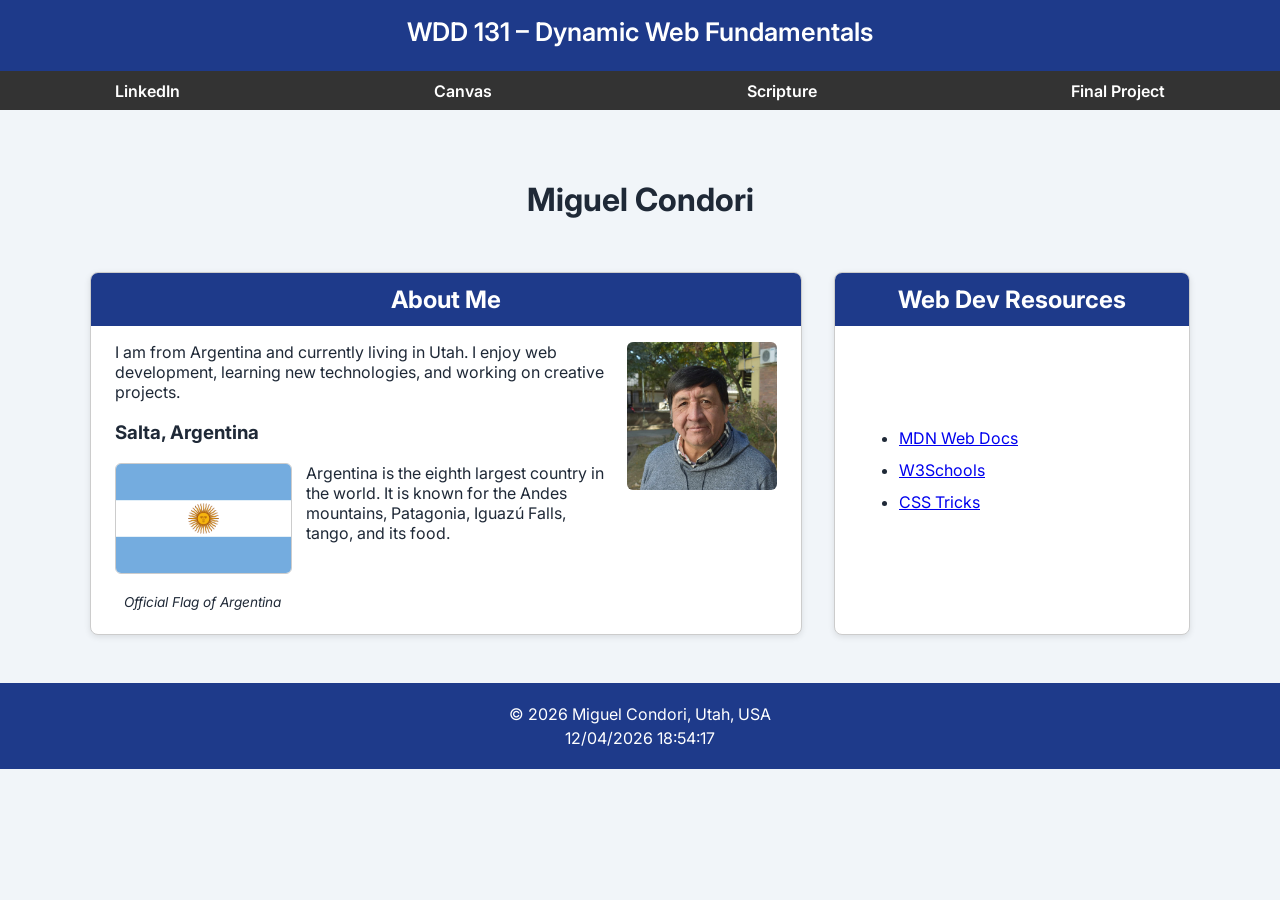
<file: index.html>
<!doctype html>
<html lang="en">
  <head>
    <meta charset="UTF-8" />
    <meta name="viewport" content="width=device-width, initial-scale=1.0" />
    <title>WDD 131 – Dynamic Web Fundamentals – Miguel Condori</title>
    <meta name="description" content="WDD 131 – Dynamic Web Fundamentals. Miguel Condori: about me, my home country Argentina, and helpful web development resources.">
    <meta name="author" content="Miguel Condori" />
    <link rel="preconnect" href="https://fonts.googleapis.com">
    <link rel="preconnect" href="https://fonts.gstatic.com" crossorigin>
    <link href="https://fonts.googleapis.com/css2?family=Inter:wght@300;400;600&display=swap" rel="stylesheet">
    <link rel="stylesheet" href="styles/base.css" />
    <link rel="icon" href="data:," />
    <script src="scripts/getdates.js" defer></script>
  </head>

  <body>
    <header>
      <span id="course-title">WDD 131 – Dynamic Web Fundamentals</span>

      <nav>
        <ul>
          <li>
            <a href="https://www.linkedin.com/in/miguelcondori" target="_blank"
              >LinkedIn</a
            >
          </li>
          <li>
            <a href="https://byupw.instructure.com/" target="_blank">Canvas</a>
          </li>
          <li>
            <a
              href="https://www.churchofjesuschrist.org/study/scriptures/bofm/1-ne/3?lang=eng&id=p7#p7"
              target="_blank"
              >Scripture</a
            >
          </li>
          <li><a href="./final-project/">Final Project</a></li>
        </ul>
      </nav>
    </header>

    <main>
      <h1>Miguel Condori</h1>

      <section class="card">
        <h2>About Me</h2>
        <img src="images/miguelcondori.jpg" alt="Miguel Condori wearing a gray jacket" width="300" height="400">
        <p>
          I am from Argentina and currently living in Utah. I enjoy web
          development, learning new technologies, and working on creative
          projects.
        </p>
        <h3>Salta, Argentina</h3>

        <div class="location">
          <figure>
            <img src="images/argentina-flag.png" alt="Flag of Argentina" width="300" height="188">
            <figcaption>Official Flag of Argentina</figcaption>
          </figure>
          <p>
            Argentina is the eighth largest country in the world. It is known
            for the Andes mountains, Patagonia, Iguazú Falls, tango, and its
            food.
          </p>
        </div>
      </section>
      <section class="card resources">
        <h2>Web Dev Resources</h2>
        <ul>
          <li><a href="https://developer.mozilla.org/">MDN Web Docs</a></li>
          <li><a href="https://www.w3schools.com/">W3Schools</a></li>
          <li><a href="https://css-tricks.com/">CSS Tricks</a></li>
        </ul>
      </section>
    </main>

    <footer>
      <p>&copy; <span id="currentyear"></span> Miguel Condori, Utah, USA</p>

      <p id="lastModified"></p>
    </footer>
  </body>
</html>
</file>
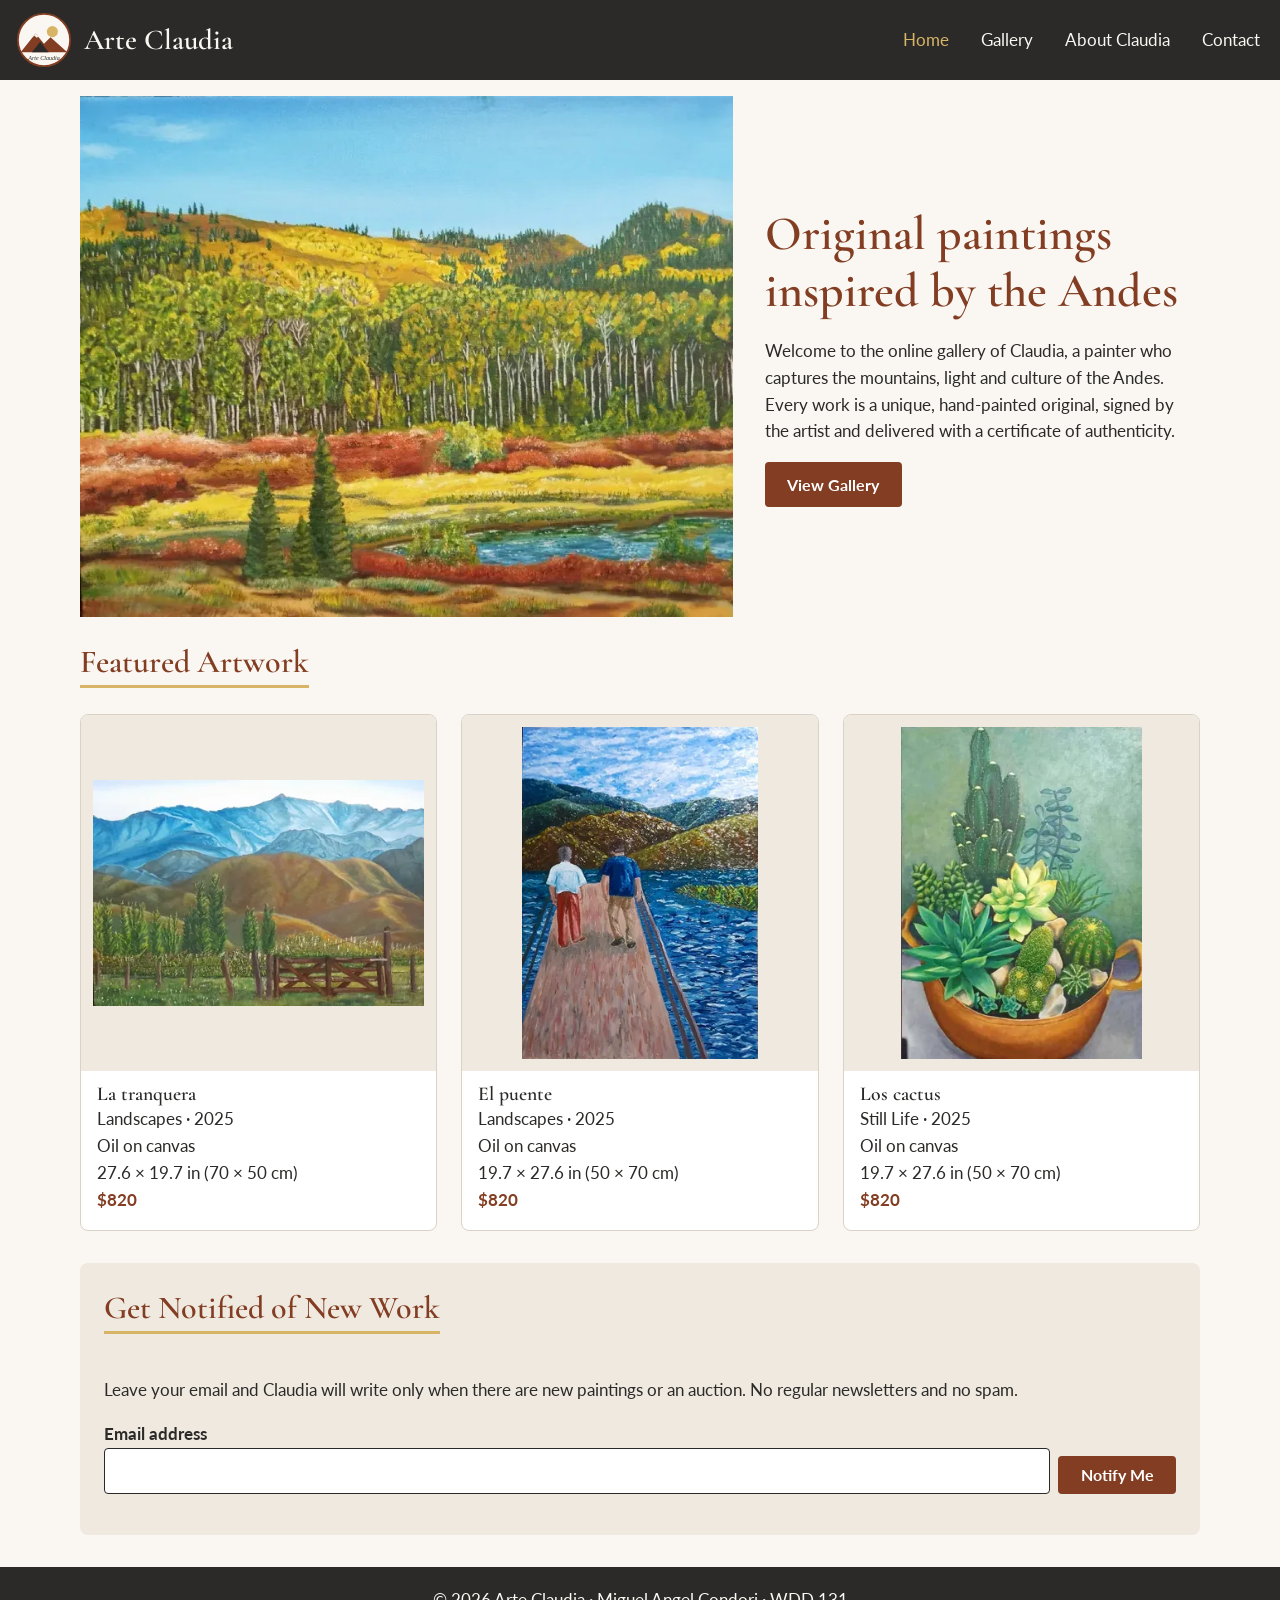
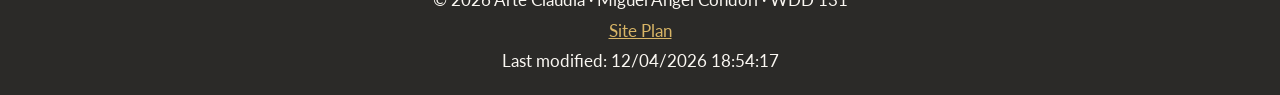
<file: project/index.html>
<!DOCTYPE html>
<html lang="en">
<head>
  <meta charset="UTF-8">
  <meta name="viewport" content="width=device-width, initial-scale=1.0">
  <title>Arte Claudia | Original Paintings Inspired by the Andes</title>
  <meta name="description" content="Arte Claudia is an online gallery of original paintings by Claudia, inspired by the landscapes, nature and culture of the Andes.">
  <meta name="author" content="Miguel Angel Condori">
  <link rel="icon" type="image/svg+xml" href="images/logo.svg">
  <link rel="preconnect" href="https://fonts.googleapis.com">
  <link rel="preconnect" href="https://fonts.gstatic.com" crossorigin>
  <link href="https://fonts.googleapis.com/css2?family=Cormorant+Garamond:ital,wght@0,600;1,600&amp;family=Lato:wght@400;700&amp;display=swap" rel="stylesheet">
  <link rel="stylesheet" href="styles/styles.css">
  <script src="scripts/main.js" defer></script>
  <script src="scripts/home.js" type="module"></script>
</head>
<body>
  <header class="site-header">
    <a class="brand" href="index.html">
      <img src="images/logo.svg" alt="" width="56" height="56">
      <span>Arte Claudia</span>
    </a>
    <button id="menu-button" class="menu-button" type="button" aria-expanded="false" aria-controls="main-nav" aria-label="Menu">&#9776;</button>
    <nav id="main-nav" class="main-nav" aria-label="Main">
      <ul>
        <li><a href="index.html" aria-current="page">Home</a></li>
        <li><a href="gallery.html">Gallery</a></li>
        <li><a href="about.html">About Claudia</a></li>
        <li><a href="contact.html">Contact</a></li>
      </ul>
    </nav>
  </header>

  <main>
    <section class="hero">
      <picture>
        <source media="(min-width: 40em)" srcset="images/hero-small.webp 800w, images/hero-large.webp 1600w" sizes="(min-width: 72rem) 41rem, (min-width: 56em) 58vw, 100vw">
        <img src="images/hero-small.webp" alt="Bosque de otoño, a painting by Claudia of an autumn forest with yellow and green trees above a small blue pond" width="800" height="638" fetchpriority="high">
      </picture>
      <div class="hero-text">
        <h1>Original paintings inspired by the Andes</h1>
        <p>Welcome to the online gallery of Claudia, a painter who captures the mountains, light and culture of the Andes. Every work is a unique, hand-painted original, signed by the artist and delivered with a certificate of authenticity.</p>
        <a class="button" href="gallery.html">View Gallery</a>
      </div>
    </section>

    <section>
      <h2>Featured Artwork</h2>
      <div id="featured-artworks" class="card-grid"></div>
    </section>

    <section class="notify">
      <h2>Get Notified of New Work</h2>
      <p>Leave your email and Claudia will write only when there are new paintings or an auction. No regular newsletters and no spam.</p>
      <form id="notify-form">
        <label for="email">Email address</label>
        <div class="form-row">
          <input type="email" id="email" name="email" autocomplete="email" required>
          <button class="button" type="submit">Notify Me</button>
        </div>
      </form>
      <p id="notify-message" aria-live="polite"></p>
    </section>
  </main>

  <footer class="site-footer">
    <p>&copy; <span id="copyright-year">2026</span> Arte Claudia · Miguel Angel Condori · WDD 131</p>
    <p><a href="siteplan.html">Site Plan</a></p>
    <p id="last-modified"></p>
  </footer>
</body>
</html>
</file>
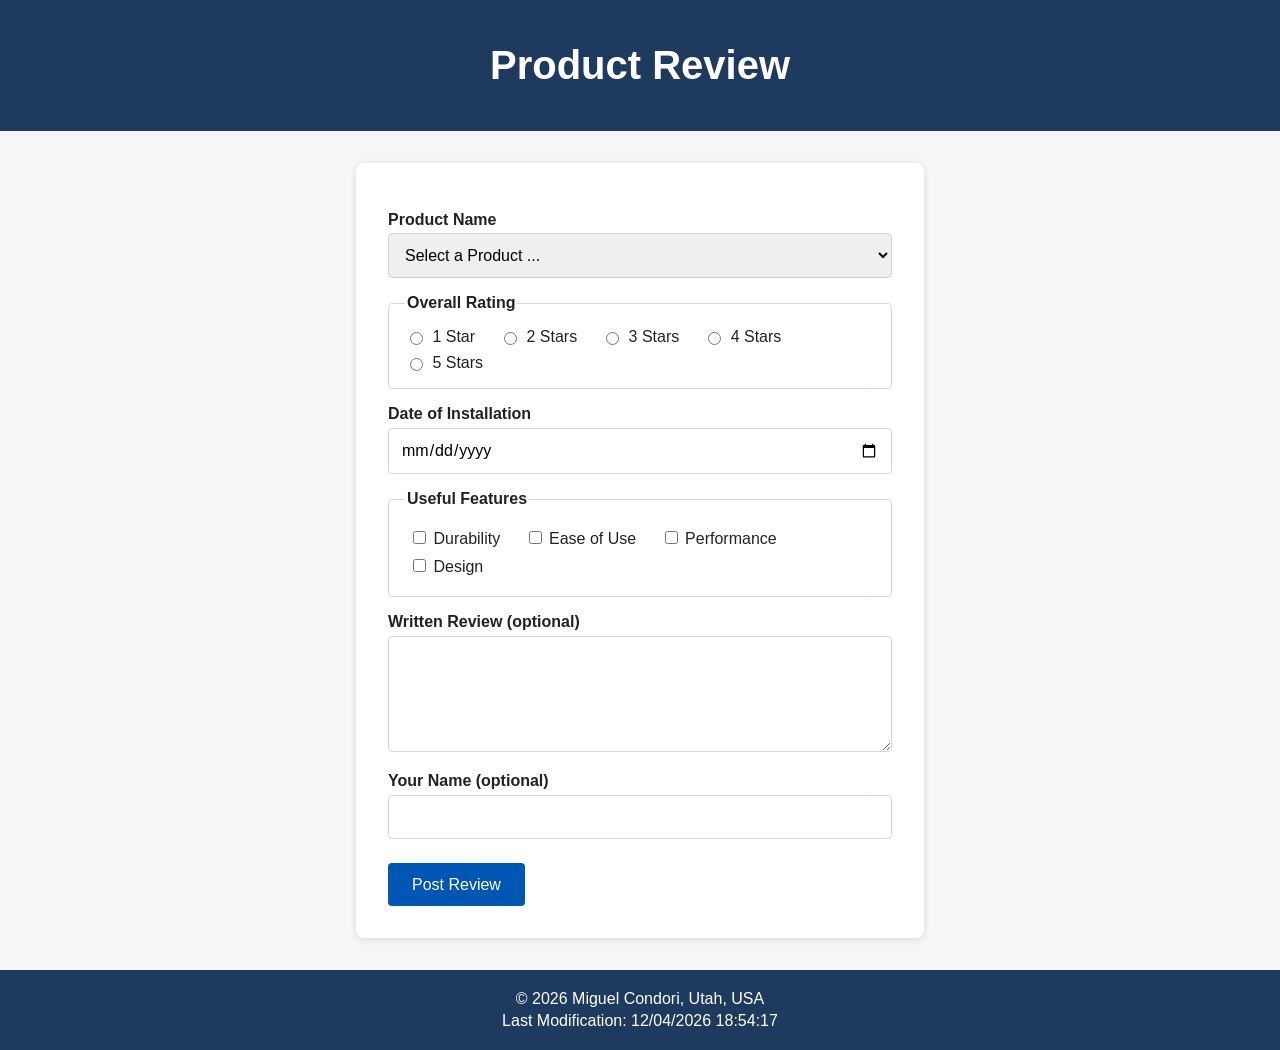
<file: form.html>
<!doctype html>
<html lang="en">
  <head>
    <meta charset="UTF-8" >
    <meta name="viewport" content="width=device-width, initial-scale=1.0" >
    <title>Product Review | BYU-Idaho WDD 131 project</title>
    <meta name="author" content="Miguel Condori" >
    <meta
      name="description"
      content="Product review form for WDD 131 project. It includes a submission confirmation with a counter."
    >
    <link rel="stylesheet" href="styles/form.css" />
    <link rel="icon" href="data:," />
    <script src="scripts/footer.js" defer></script>
    <script src="scripts/form.js" defer></script>
  </head>
  <body>
    <header>
      <h1>Product Review</h1>
    </header>
    <main>
      <form method="get" action="review.html">
        <label for="productName">Product Name</label>
        <select id="productName" name="productName" required>
          <option value="" disabled selected>Select a Product ...</option>
        </select>
        <noscript
          ><p>Please enable JavaScript to load the product list.</p></noscript
        >

        <fieldset>
          <legend>Overall Rating</legend>
          <div class="rating-options">
            <label for="star1"><input type="radio" id="star1" name="rating" value="1" required /> 1 Star</label>
            <label for="star2"><input type="radio" id="star2" name="rating" value="2" required /> 2 Stars</label>
            <label for="star3"><input type="radio" id="star3" name="rating" value="3" required /> 3 Stars</label>
            <label for="star4"><input type="radio" id="star4" name="rating" value="4" required /> 4 Stars</label>
            <label for="star5"><input type="radio" id="star5" name="rating" value="5" required /> 5 Stars</label>
          </div>
        </fieldset>

        <label for="installDate">Date of Installation</label>
        <input type="date" id="installDate" name="installDate" required />

        <fieldset>
          <legend>Useful Features</legend>
          <label for="durability">
            <input type="checkbox" id="durability" name="features" value="Durability" /> Durability
          </label>
          <label for="easeOfUse">
            <input type="checkbox" id="easeOfUse" name="features" value="Ease of Use" /> Ease of Use
          </label>
          <label for="performance">
            <input type="checkbox" id="performance" name="features" value="Performance" /> Performance
          </label>
          <label for="design">
            <input type="checkbox" id="design" name="features" value="Design" /> Design
          </label>
        </fieldset>

        <label for="writtenReview">Written Review (optional)</label>
        <textarea id="writtenReview" name="writtenReview" rows="5"></textarea>

        <label for="userName">Your Name (optional)</label>
        <input type="text" id="userName" name="userName" autocomplete="name" />

        <input type="submit" value="Post Review" />
      </form>
    </main>
    <footer>
      <p>&copy; <span id="currentyear"></span> Miguel Condori, Utah, USA</p>
      <p id="lastModified"></p>
    </footer>
  </body>
</html>
</file>
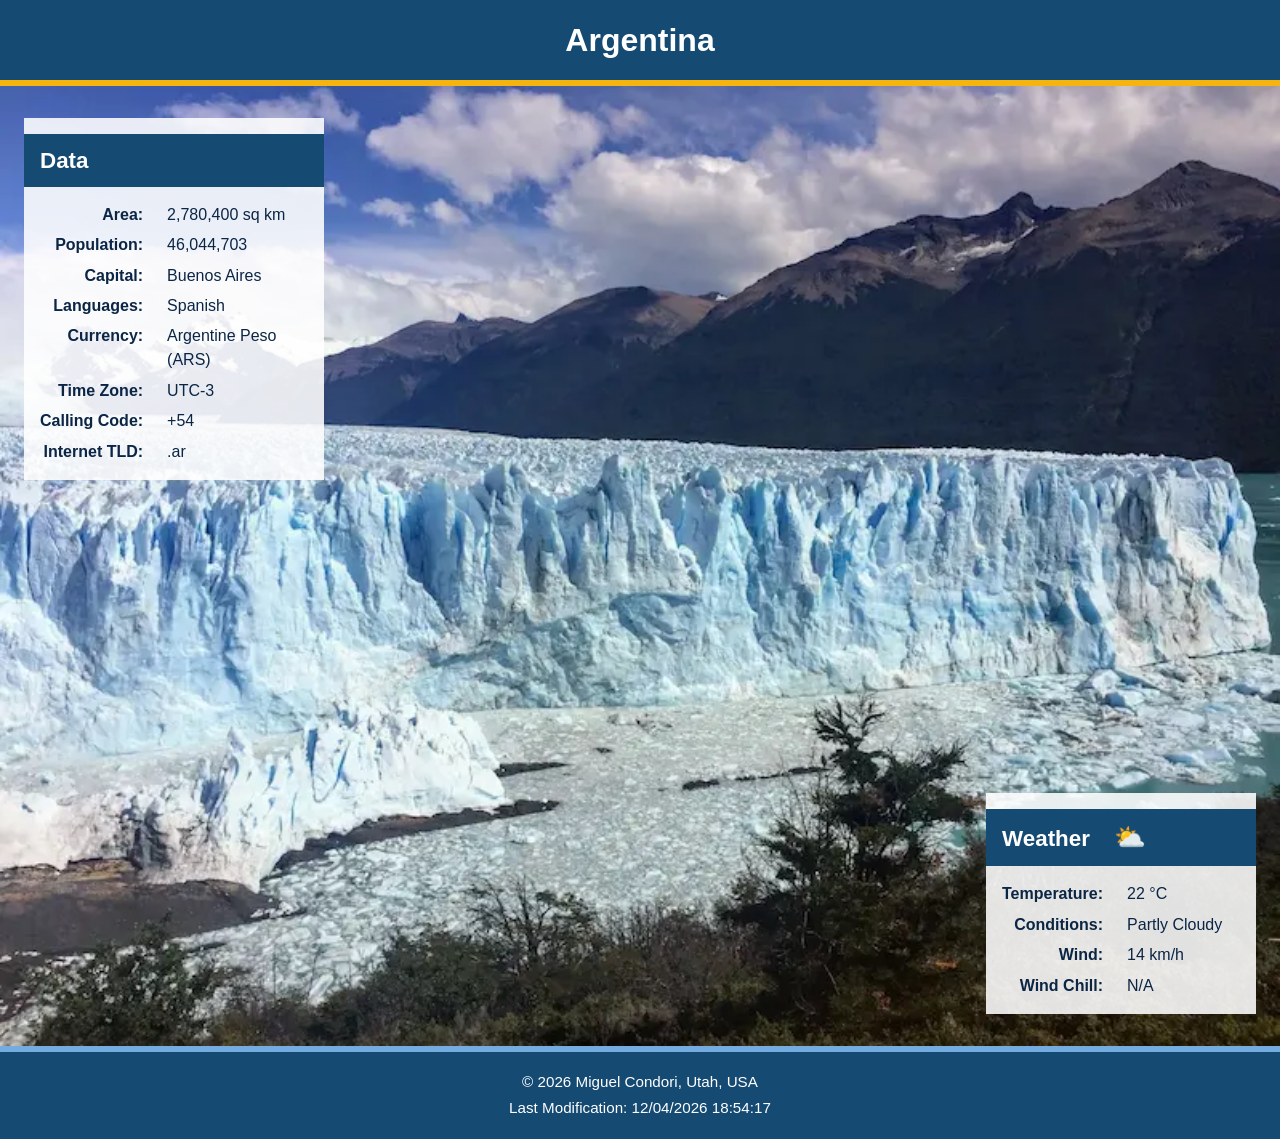
<file: place.html>
<!doctype html>
<html lang="en">
  <head>
    <meta charset="UTF-8">
    <meta name="viewport" content="width=device-width, initial-scale=1.0">
    <title>Country Page: Argentina | BYU-Idaho WDD 131 project</title>
    <meta name="author" content="Miguel Condori">
    <meta
      name="description"
      content="A page about Argentina with Perito Moreno picture, country data, and current weather in Buenos Aires."
    >
    <link rel="stylesheet" href="styles/place.css">
    <link rel="icon" href="data:," >
    <script src="scripts/place.js" defer></script>
  </head>
  <body>
    <header>
      <h1>Argentina</h1>
    </header>

    <main>
      <div class="hero">
        <picture>
          <source
            media="(min-width: 700px)"
            srcset="images/argentina-large.webp"
          >
          <img
            src="images/argentina-small.webp"
            alt="Perito Moreno Glacier in Patagonia, Argentina"
            width="800"
            height="600"
          >
        </picture>
      </div>

      <section class="data">
        <h2>Data</h2>
        <dl>
          <dt>Area:</dt>
          <dd>2,780,400 sq km</dd>
          <dt>Population:</dt>
          <dd>46,044,703</dd>
          <dt>Capital:</dt>
          <dd>Buenos Aires</dd>
          <dt>Languages:</dt>
          <dd>Spanish</dd>
          <dt>Currency:</dt>
          <dd>Argentine Peso (ARS)</dd>
          <dt>Time Zone:</dt>
          <dd>UTC-3</dd>
          <dt>Calling Code:</dt>
          <dd>+54</dd>
          <dt>Internet TLD:</dt>
          <dd>.ar</dd>
        </dl>
      </section>

      <section class="weather">
        <h2>Weather</h2>
        <img
          src="images/weather-icon.svg"
          alt="Partly cloudy weather icon"
          width="60"
          height="60"
          class="weather-icon"
        >
        <dl>
          <dt>Temperature:</dt>
          <dd><span id="temp">22</span> &deg;C</dd>
          <dt>Conditions:</dt>
          <dd>Partly Cloudy</dd>
          <dt>Wind:</dt>
          <dd><span id="wind">14</span> km/h</dd>
          <dt>Wind Chill:</dt>
          <dd id="windchill">N/A</dd>
        </dl>
      </section>
    </main>

    <footer>
      <p>&copy; <span id="currentyear"></span> Miguel Condori, Utah, USA</p>
      <p id="lastModified"></p>
    </footer>
  </body>
</html>
</file>
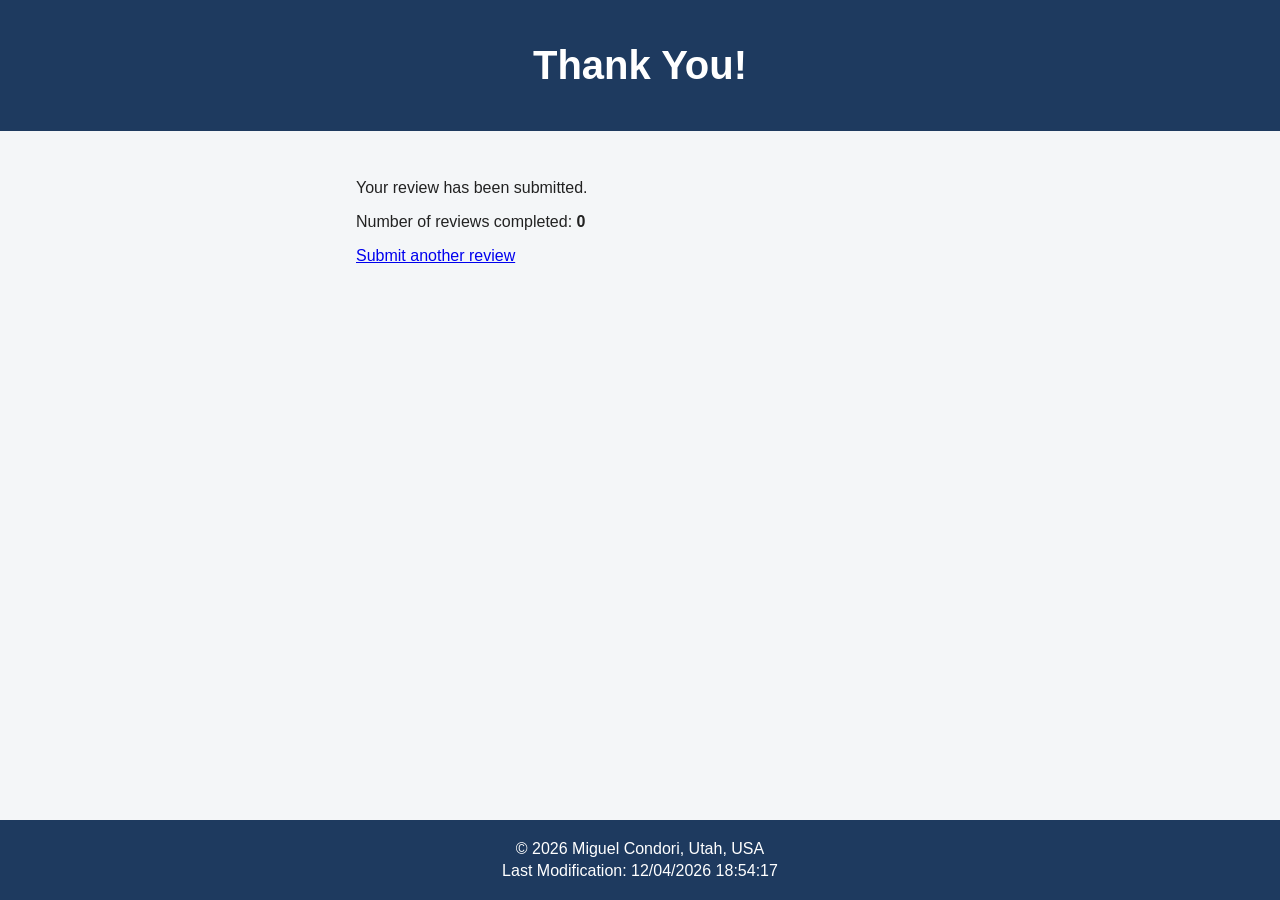
<file: review.html>
<!doctype html>
<html lang="en">
  <head>
    <meta charset="UTF-8">
    <meta name="viewport" content="width=device-width, initial-scale=1.0">
    <title>Review Submitted | BYU-Idaho WDD 131 project</title>
    <meta name="author" content="Miguel Condori">
    <meta
      name="description"
      content="Confirmation page for the WDD 131 product review form, showing how many reviews have been completed."
    >
    <link rel="stylesheet" href="styles/form.css">
    <link rel="icon" href="data:,">
    <script src="scripts/footer.js" defer></script>
    <script src="scripts/review.js" defer></script>
  </head>
  <body>
    <header>
      <h1>Thank You!</h1>
    </header>
    <main>
      <p>Your review has been submitted.</p>
      <p>
        Number of reviews completed:
        <strong id="reviewCount">0</strong>
      </p>
      <p><a href="form.html">Submit another review</a></p>
    </main>
    <footer>
    <p>&copy; <span id="currentyear"></span> Miguel Condori, Utah, USA</p>
    <p id="lastModified"></p>
    </footer>
  </body>
</html>
</file>
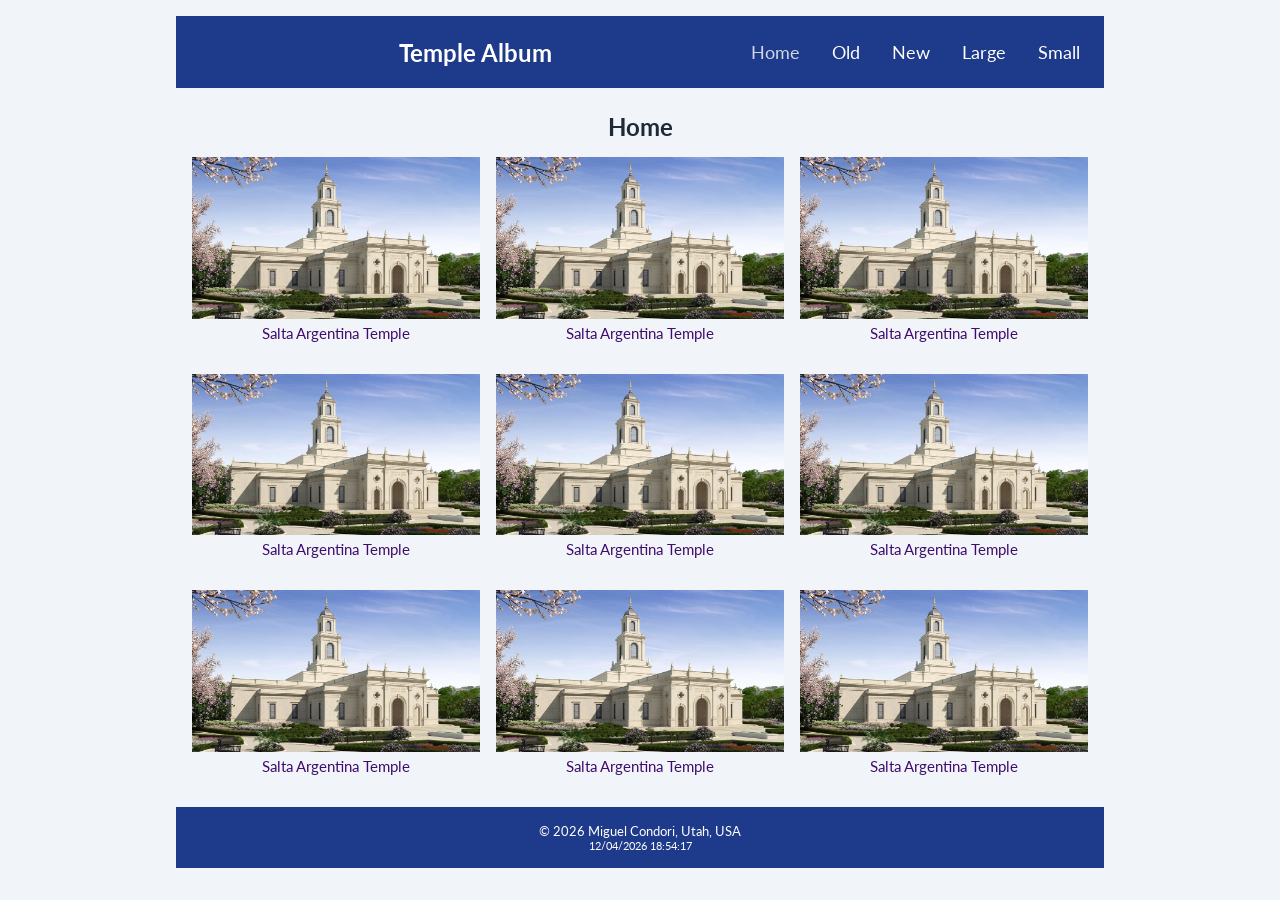
<file: temples.html>
<!doctype html>
<html lang="en">
  <head>
    <meta charset="UTF-8">
    <meta name="viewport" content="width=device-width, initial-scale=1.0">
    <title>Temple Album - BYU-Idaho WDD 131 project</title>
    <meta name="author" content="Miguel Angel Condori">
    <meta
      name="description"
      content="Temple Album: a web page with a responsive photo gallery of Latter-day Saint temples."
    >
    <link rel="preconnect" href="https://fonts.googleapis.com">
    <link rel="preconnect" href="https://fonts.gstatic.com" crossorigin>
    <link
      href="https://fonts.googleapis.com/css2?family=Lato:wght@400;700&display=swap"
      rel="stylesheet"
    >
    <link rel="stylesheet" href="styles/temples.css">
    <link rel="stylesheet" href="styles/temples-large.css">
    <link rel="icon" href="data:,">
    <script src="scripts/temples.js" defer></script>
  </head>
  <body>
    <header>
      <p class="site-title">Temple Album</p>
      <button id="menu" aria-label="Menu">&#9776;</button>
      <nav id="navigation">
        <a href="#" class="active">Home</a>
        <a href="#">Old</a>
        <a href="#">New</a>
        <a href="#">Large</a>
        <a href="#">Small</a>
      </nav>
    </header>

    <main>
      <h1>Home</h1>
      <div class="gallery">
        <figure>
          <img
            src="images/salta-argentina-temple.jpg"
            alt="Salta Argentina Temple"
            width="300"
            height="200"
            fetchpriority="high"
          >
          <figcaption>Salta Argentina Temple</figcaption>
        </figure>
        <figure>
          <img
            src="images/salta-argentina-temple.jpg"
            alt="Salta Argentina Temple"
            width="300"
            height="200"
            loading="lazy"
          >
          <figcaption>Salta Argentina Temple</figcaption>
        </figure>
        <figure>
          <img
            src="images/salta-argentina-temple.jpg"
            alt="Salta Argentina Temple"
            width="300"
            height="200"
            loading="lazy"
          >
          <figcaption>Salta Argentina Temple</figcaption>
        </figure>
        <figure>
          <img
            src="images/salta-argentina-temple.jpg"
            alt="Salta Argentina Temple"
            width="300"
            height="200"
            loading="lazy"
          >
          <figcaption>Salta Argentina Temple</figcaption>
        </figure>
        <figure>
          <img
            src="images/salta-argentina-temple.jpg"
            alt="Salta Argentina Temple"
            width="300"
            height="200"
            loading="lazy"
          >
          <figcaption>Salta Argentina Temple</figcaption>
        </figure>
        <figure>
          <img
            src="images/salta-argentina-temple.jpg"
            alt="Salta Argentina Temple"
            width="300"
            height="200"
            loading="lazy"
          >
          <figcaption>Salta Argentina Temple</figcaption>
        </figure>
        <figure>
          <img
            src="images/salta-argentina-temple.jpg"
            alt="Salta Argentina Temple"
            width="300"
            height="200"
            loading="lazy"
          >
          <figcaption>Salta Argentina Temple</figcaption>
        </figure>
        <figure>
          <img
            src="images/salta-argentina-temple.jpg"
            alt="Salta Argentina Temple"
            width="300"
            height="200"
            loading="lazy"
          >
          <figcaption>Salta Argentina Temple</figcaption>
        </figure>
        <figure>
          <img
            src="images/salta-argentina-temple.jpg"
            alt="Salta Argentina Temple"
            width="300"
            height="200"
            loading="lazy"
          >
          <figcaption>Salta Argentina Temple</figcaption>
        </figure>
      </div>
    </main>

    <footer>
      <p>&copy; <span id="currentyear"></span> Miguel Condori, Utah, USA</p>
      <p id="lastModified"></p>
    </footer>
  </body>
</html>
</file>
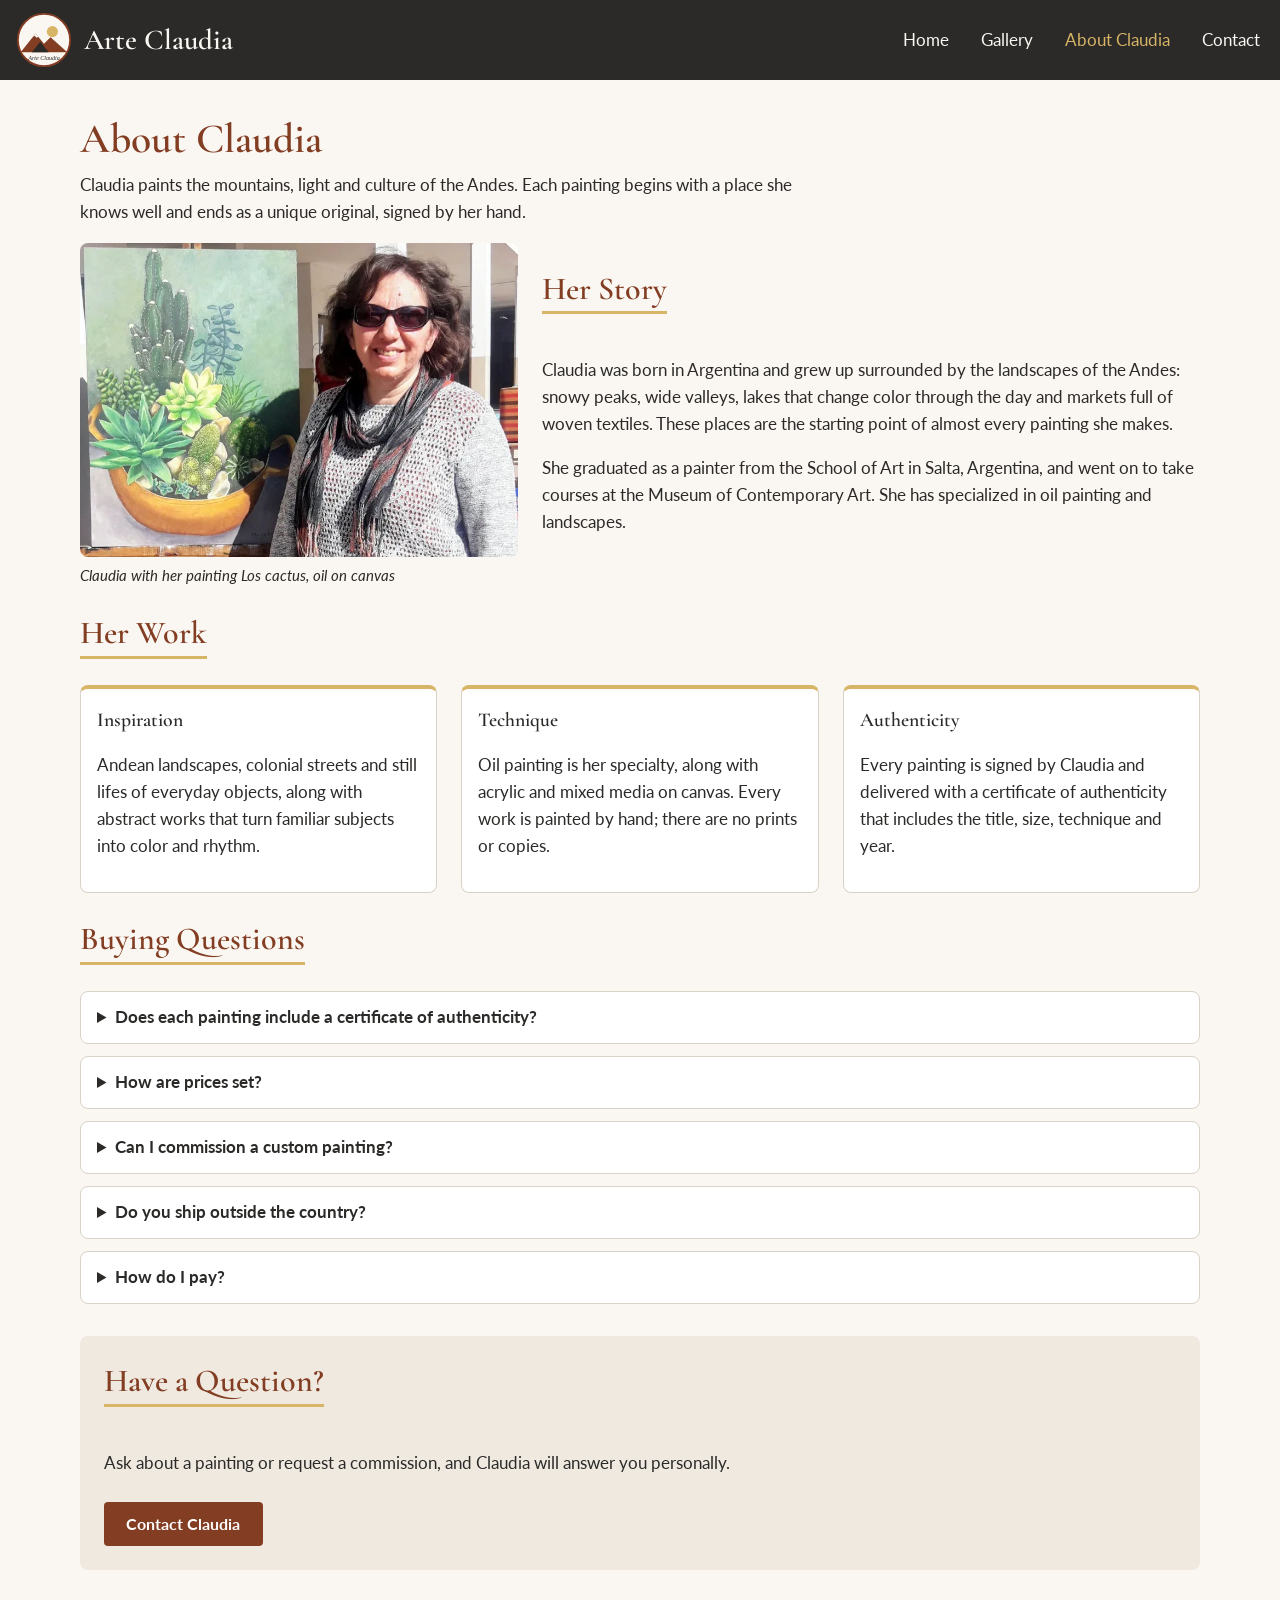
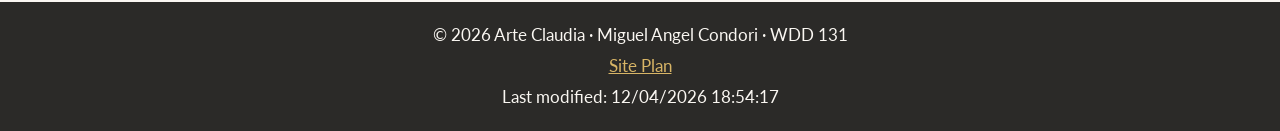
<file: project/about.html>
<!DOCTYPE html>
<html lang="en">
<head>
  <meta charset="UTF-8">
  <meta name="viewport" content="width=device-width, initial-scale=1.0">
  <title>Arte Claudia | About the Artist</title>
  <meta name="description" content="Meet Claudia, a painter inspired by the Andes: her story, her techniques and answers to common questions about buying her original paintings.">
  <meta name="author" content="Miguel Angel Condori">
  <link rel="icon" type="image/svg+xml" href="images/logo.svg">
  <link rel="preconnect" href="https://fonts.googleapis.com">
  <link rel="preconnect" href="https://fonts.gstatic.com" crossorigin>
  <link href="https://fonts.googleapis.com/css2?family=Cormorant+Garamond:ital,wght@0,600;1,600&amp;family=Lato:wght@400;700&amp;display=swap" rel="stylesheet">
  <link rel="stylesheet" href="styles/styles.css">
  <script src="scripts/main.js" defer></script>
</head>
<body>
  <header class="site-header">
    <a class="brand" href="index.html">
      <img src="images/logo.svg" alt="" width="56" height="56">
      <span>Arte Claudia</span>
    </a>
    <button id="menu-button" class="menu-button" type="button" aria-expanded="false" aria-controls="main-nav" aria-label="Menu">&#9776;</button>
    <nav id="main-nav" class="main-nav" aria-label="Main">
      <ul>
        <li><a href="index.html">Home</a></li>
        <li><a href="gallery.html">Gallery</a></li>
        <li><a href="about.html" aria-current="page">About Claudia</a></li>
        <li><a href="contact.html">Contact</a></li>
      </ul>
    </nav>
  </header>

  <main>
    <section class="page-intro">
      <h1>About Claudia</h1>
      <p>Claudia paints the mountains, light and culture of the Andes. Each painting begins with a place she knows well and ends as a unique original, signed by her hand.</p>
    </section>

    <section class="about">
      <figure class="about-image">
        <img src="images/claudia.webp" alt="Claudia smiling beside her painting Los cactus, a pot of cacti and succulents" width="800" height="573">
        <figcaption>Claudia with her painting <span lang="es">Los cactus</span>, oil on canvas</figcaption>
      </figure>
      <div class="about-text">
        <h2>Her Story</h2>
        <p>Claudia was born in Argentina and grew up surrounded by the landscapes of the Andes: snowy peaks, wide valleys, lakes that change color through the day and markets full of woven textiles. These places are the starting point of almost every painting she makes.</p>
        <p>She graduated as a painter from the School of Art in Salta, Argentina, and went on to take courses at the Museum of Contemporary Art. She has specialized in oil painting and landscapes.</p>
      </div>
    </section>

    <section>
      <h2>Her Work</h2>
      <ul class="info-grid">
        <li>
          <h3>Inspiration</h3>
          <p>Andean landscapes, colonial streets and still lifes of everyday objects, along with abstract works that turn familiar subjects into color and rhythm.</p>
        </li>
        <li>
          <h3>Technique</h3>
          <p>Oil painting is her specialty, along with acrylic and mixed media on canvas. Every work is painted by hand; there are no prints or copies.</p>
        </li>
        <li>
          <h3>Authenticity</h3>
          <p>Every painting is signed by Claudia and delivered with a certificate of authenticity that includes the title, size, technique and year.</p>
        </li>
      </ul>
    </section>

    <section class="faq" aria-labelledby="faq-heading">
      <h2 id="faq-heading">Buying Questions</h2>
      <details>
        <summary>Does each painting include a certificate of authenticity?</summary>
        <p>Yes. Every original is signed by Claudia and comes with a signed certificate of authenticity.</p>
      </details>
      <details>
        <summary>How are prices set?</summary>
        <p>Prices depend on the size of the painting. The size, technique and price of each work are listed in the gallery.</p>
      </details>
      <details>
        <summary>Can I commission a custom painting?</summary>
        <p>Yes. Claudia paints custom works for homes, offices, hotels and restaurants. Send a commission request on the contact page with the size and the theme you have in mind.</p>
      </details>
      <details>
        <summary>Do you ship outside the country?</summary>
        <p>Shipping options, delivery times and costs depend on the painting and the destination. They are confirmed when you ask about a painting.</p>
      </details>
      <details>
        <summary>How do I pay?</summary>
        <p>Payment methods are confirmed when you ask about a painting. Online purchases will be added in a later stage of the site.</p>
      </details>
    </section>

    <section class="notify">
      <h2>Have a Question?</h2>
      <p>Ask about a painting or request a commission, and Claudia will answer you personally.</p>
      <a class="button" href="contact.html">Contact Claudia</a>
    </section>
  </main>

  <footer class="site-footer">
    <p>&copy; <span id="copyright-year">2026</span> Arte Claudia · Miguel Angel Condori · WDD 131</p>
    <p><a href="siteplan.html">Site Plan</a></p>
    <p id="last-modified"></p>
  </footer>
</body>
</html>
</file>
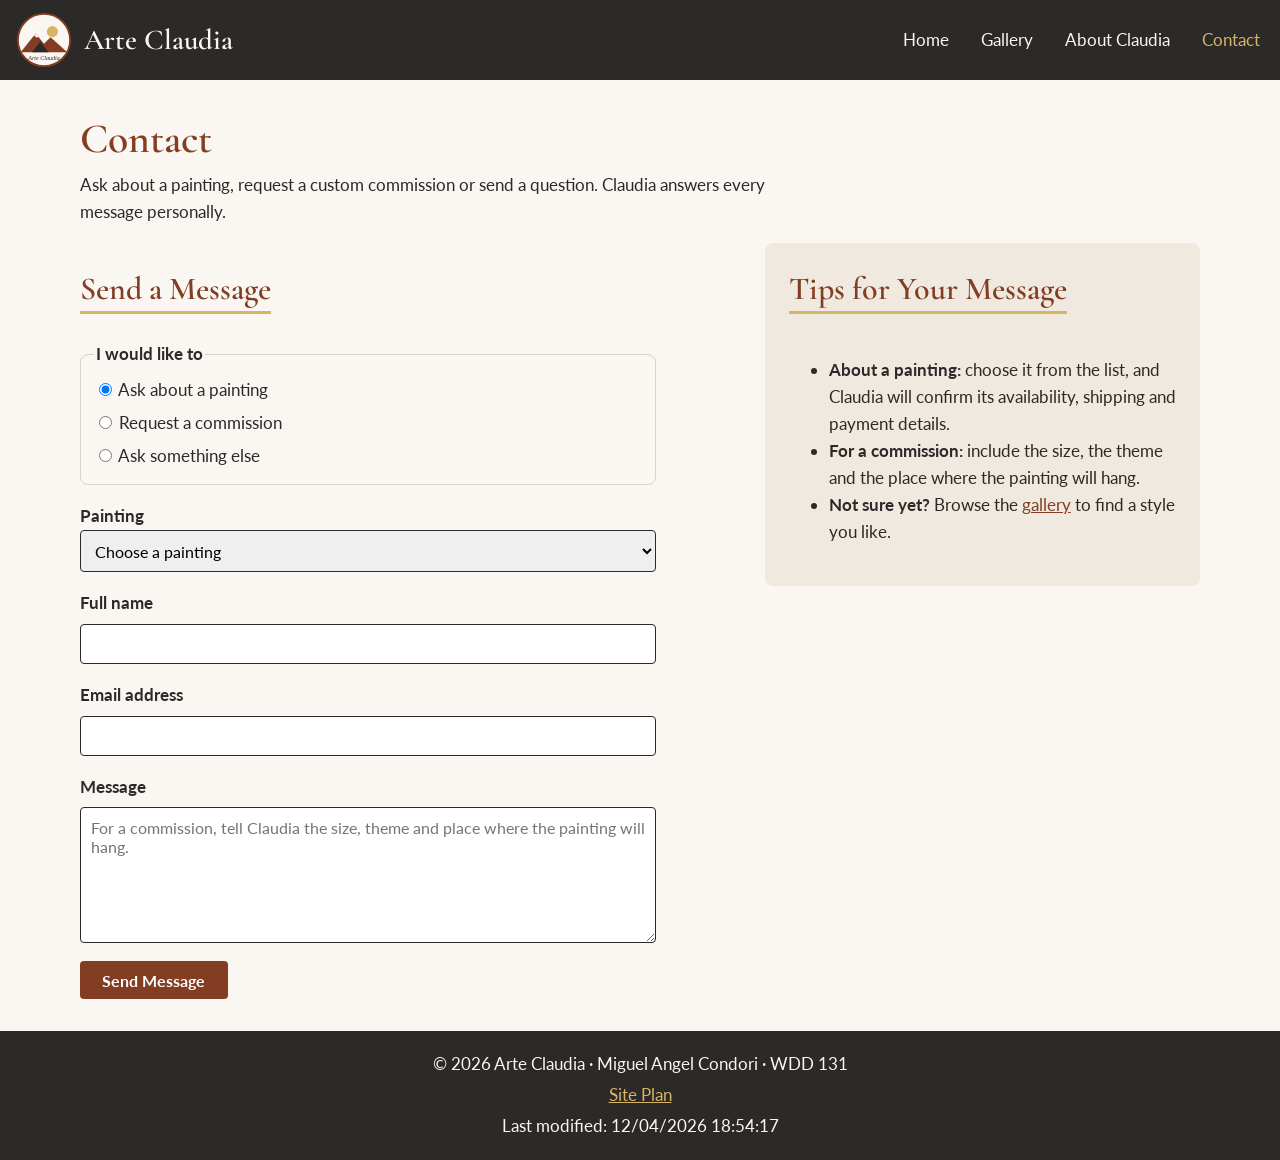
<file: project/contact.html>
<!DOCTYPE html>
<html lang="en">
<head>
  <meta charset="UTF-8">
  <meta name="viewport" content="width=device-width, initial-scale=1.0">
  <title>Arte Claudia | Contact the Artist</title>
  <meta name="description" content="Contact Claudia to ask about an original painting, request a custom commission for your home or business, or send a question.">
  <meta name="author" content="Miguel Angel Condori">
  <link rel="icon" type="image/svg+xml" href="images/logo.svg">
  <link rel="preconnect" href="https://fonts.googleapis.com">
  <link rel="preconnect" href="https://fonts.gstatic.com" crossorigin>
  <link href="https://fonts.googleapis.com/css2?family=Cormorant+Garamond:ital,wght@0,600;1,600&amp;family=Lato:wght@400;700&amp;display=swap" rel="stylesheet">
  <link rel="stylesheet" href="styles/styles.css">
  <script src="scripts/main.js" defer></script>
  <script src="scripts/contact.js" type="module"></script>
</head>
<body>
  <header class="site-header">
    <a class="brand" href="index.html">
      <img src="images/logo.svg" alt="" width="56" height="56">
      <span>Arte Claudia</span>
    </a>
    <button id="menu-button" class="menu-button" type="button" aria-expanded="false" aria-controls="main-nav" aria-label="Menu">&#9776;</button>
    <nav id="main-nav" class="main-nav" aria-label="Main">
      <ul>
        <li><a href="index.html">Home</a></li>
        <li><a href="gallery.html">Gallery</a></li>
        <li><a href="about.html">About Claudia</a></li>
        <li><a href="contact.html" aria-current="page">Contact</a></li>
      </ul>
    </nav>
  </header>

  <main>
    <section class="page-intro">
      <h1>Contact</h1>
      <p>Ask about a painting, request a custom commission or send a question. Claudia answers every message personally.</p>
    </section>

    <div class="contact-layout">
      <section aria-labelledby="form-heading">
        <h2 id="form-heading">Send a Message</h2>
        <form id="contact-form" class="contact-form" action="thankyou.html" method="get">
          <fieldset>
            <legend>I would like to</legend>
            <label class="choice"><input type="radio" name="reason" value="artwork" checked> Ask about a painting</label>
            <label class="choice"><input type="radio" name="reason" value="commission"> Request a commission</label>
            <label class="choice"><input type="radio" name="reason" value="other"> Ask something else</label>
          </fieldset>

          <div id="artwork-field">
            <label for="artwork">Painting</label>
            <select id="artwork" name="artwork">
              <option value="">Choose a painting</option>
            </select>
          </div>

          <label for="name">Full name</label>
          <input type="text" id="name" name="name" autocomplete="name" required>

          <label for="contact-email">Email address</label>
          <input type="email" id="contact-email" name="email" autocomplete="email" required>

          <label for="message">Message</label>
          <textarea id="message" name="message" rows="6" required placeholder="For a commission, tell Claudia the size, theme and place where the painting will hang."></textarea>

          <button class="button" type="submit">Send Message</button>
        </form>
      </section>

      <aside class="contact-info" aria-labelledby="info-heading">
        <h2 id="info-heading">Tips for Your Message</h2>
        <ul>
          <li><strong>About a painting:</strong> choose it from the list, and Claudia will confirm its availability, shipping and payment details.</li>
          <li><strong>For a commission:</strong> include the size, the theme and the place where the painting will hang.</li>
          <li><strong>Not sure yet?</strong> Browse the <a href="gallery.html">gallery</a> to find a style you like.</li>
        </ul>
      </aside>
    </div>
  </main>

  <footer class="site-footer">
    <p>&copy; <span id="copyright-year">2026</span> Arte Claudia · Miguel Angel Condori · WDD 131</p>
    <p><a href="siteplan.html">Site Plan</a></p>
    <p id="last-modified"></p>
  </footer>
</body>
</html>
</file>
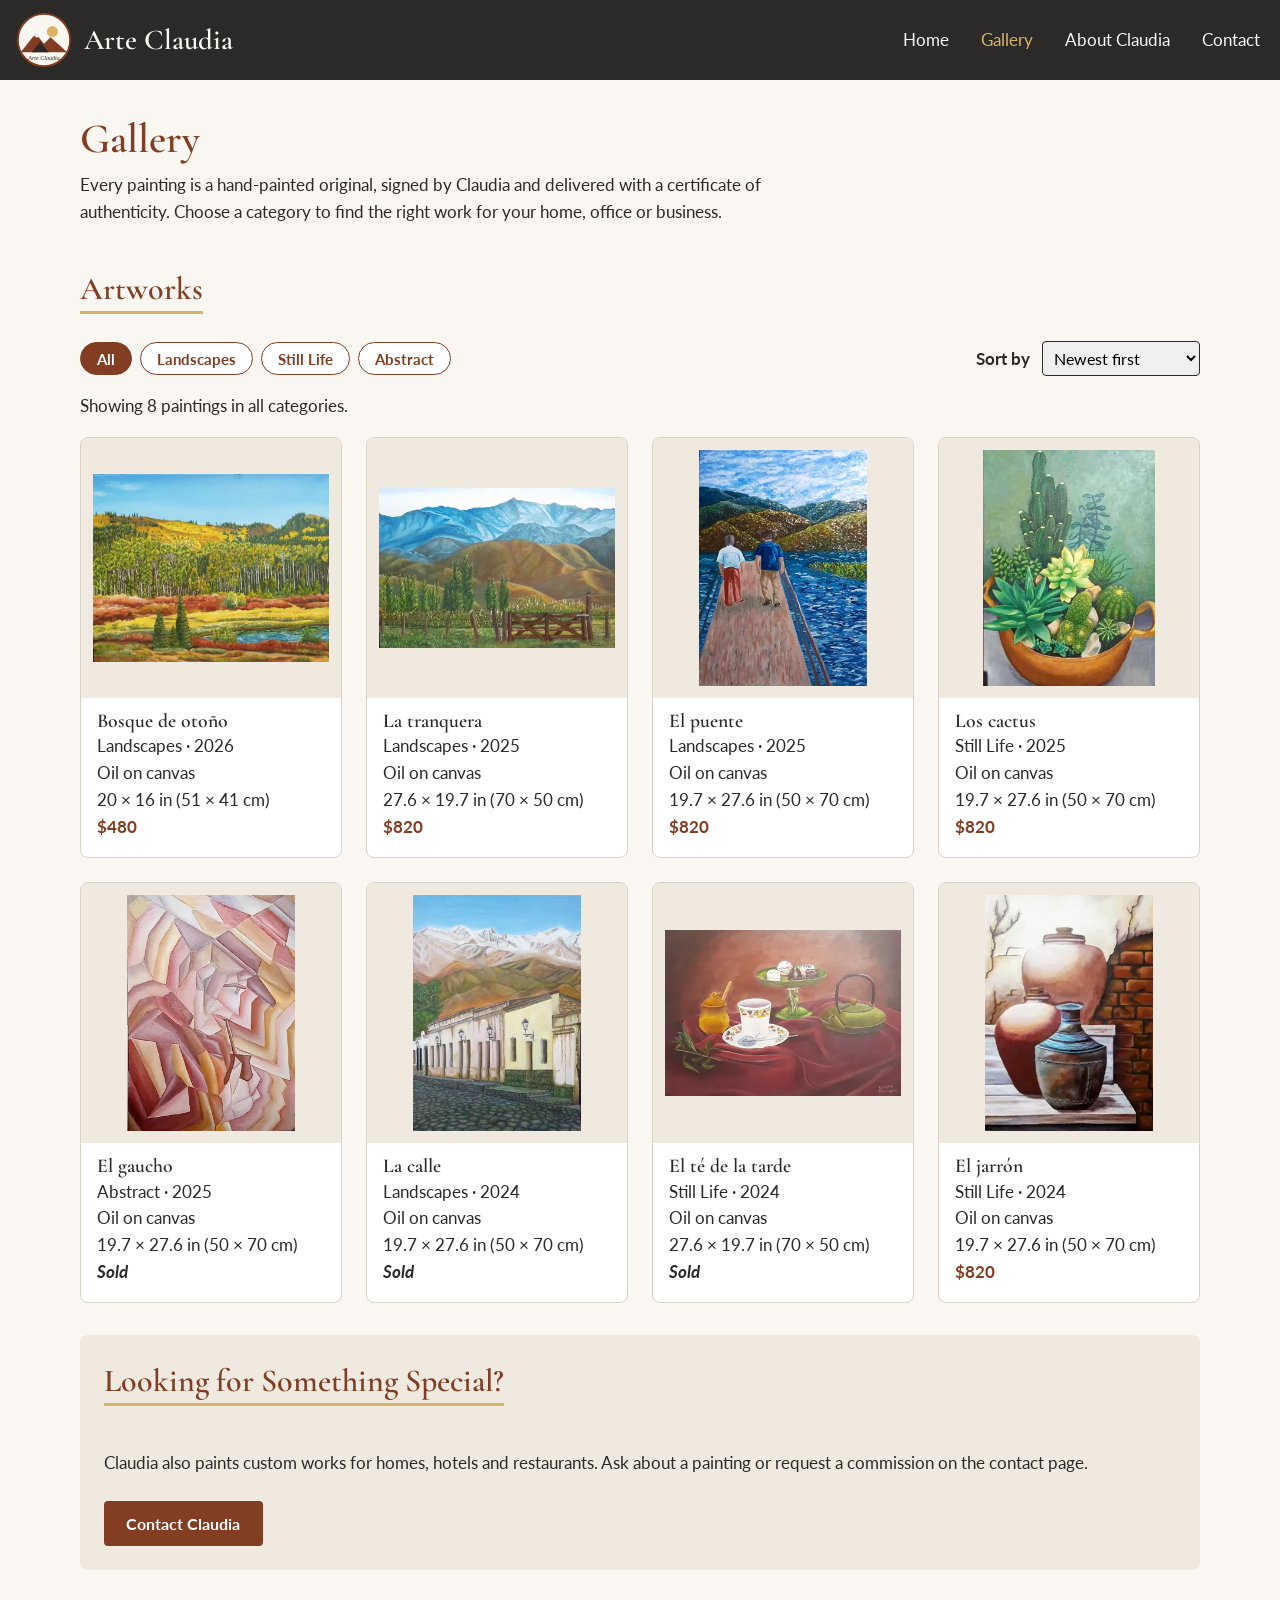
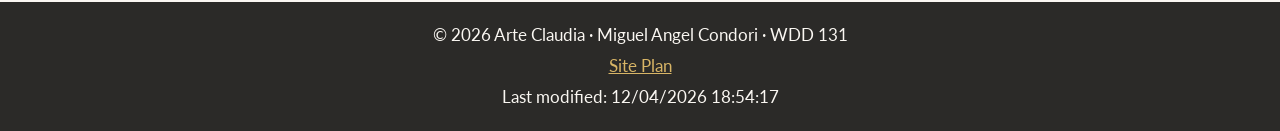
<file: project/gallery.html>
<!DOCTYPE html>
<html lang="en">
<head>
  <meta charset="UTF-8">
  <meta name="viewport" content="width=device-width, initial-scale=1.0">
  <title>Arte Claudia | Gallery of Original Paintings</title>
  <meta name="description" content="Browse the original paintings by Claudia by category: Andean landscapes, still lifes and abstract works, with size, technique and price.">
  <meta name="author" content="Miguel Angel Condori">
  <link rel="icon" type="image/svg+xml" href="images/logo.svg">
  <link rel="preconnect" href="https://fonts.googleapis.com">
  <link rel="preconnect" href="https://fonts.gstatic.com" crossorigin>
  <link href="https://fonts.googleapis.com/css2?family=Cormorant+Garamond:ital,wght@0,600;1,600&amp;family=Lato:wght@400;700&amp;display=swap" rel="stylesheet">
  <link rel="stylesheet" href="styles/styles.css">
  <script src="scripts/main.js" defer></script>
  <script src="scripts/gallery.js" type="module"></script>
</head>
<body>
  <header class="site-header">
    <a class="brand" href="index.html">
      <img src="images/logo.svg" alt="" width="56" height="56">
      <span>Arte Claudia</span>
    </a>
    <button id="menu-button" class="menu-button" type="button" aria-expanded="false" aria-controls="main-nav" aria-label="Menu">&#9776;</button>
    <nav id="main-nav" class="main-nav" aria-label="Main">
      <ul>
        <li><a href="index.html">Home</a></li>
        <li><a href="gallery.html" aria-current="page">Gallery</a></li>
        <li><a href="about.html">About Claudia</a></li>
        <li><a href="contact.html">Contact</a></li>
      </ul>
    </nav>
  </header>

  <main>
    <section class="page-intro">
      <h1>Gallery</h1>
      <p>Every painting is a hand-painted original, signed by Claudia and delivered with a certificate of authenticity. Choose a category to find the right work for your home, office or business.</p>
    </section>

    <section aria-labelledby="artworks-heading">
      <h2 id="artworks-heading">Artworks</h2>
      <div class="gallery-controls">
        <div class="filters" role="group" aria-label="Filter by category">
          <button class="filter-button" type="button" data-category="All" aria-pressed="true">All</button>
          <button class="filter-button" type="button" data-category="Landscapes" aria-pressed="false">Landscapes</button>
          <button class="filter-button" type="button" data-category="Still Life" aria-pressed="false">Still Life</button>
          <button class="filter-button" type="button" data-category="Abstract" aria-pressed="false">Abstract</button>
        </div>
        <div class="sort">
          <label for="sort">Sort by</label>
          <select id="sort" name="sort">
            <option value="newest">Newest first</option>
            <option value="price-low">Price: low to high</option>
            <option value="price-high">Price: high to low</option>
          </select>
        </div>
      </div>
      <p id="results-message" aria-live="polite"></p>
      <div id="gallery-artworks" class="card-grid"></div>
    </section>

    <section class="notify">
      <h2>Looking for Something Special?</h2>
      <p>Claudia also paints custom works for homes, hotels and restaurants. Ask about a painting or request a commission on the contact page.</p>
      <a class="button" href="contact.html">Contact Claudia</a>
    </section>
  </main>

  <footer class="site-footer">
    <p>&copy; <span id="copyright-year">2026</span> Arte Claudia · Miguel Angel Condori · WDD 131</p>
    <p><a href="siteplan.html">Site Plan</a></p>
    <p id="last-modified"></p>
  </footer>
</body>
</html>
</file>
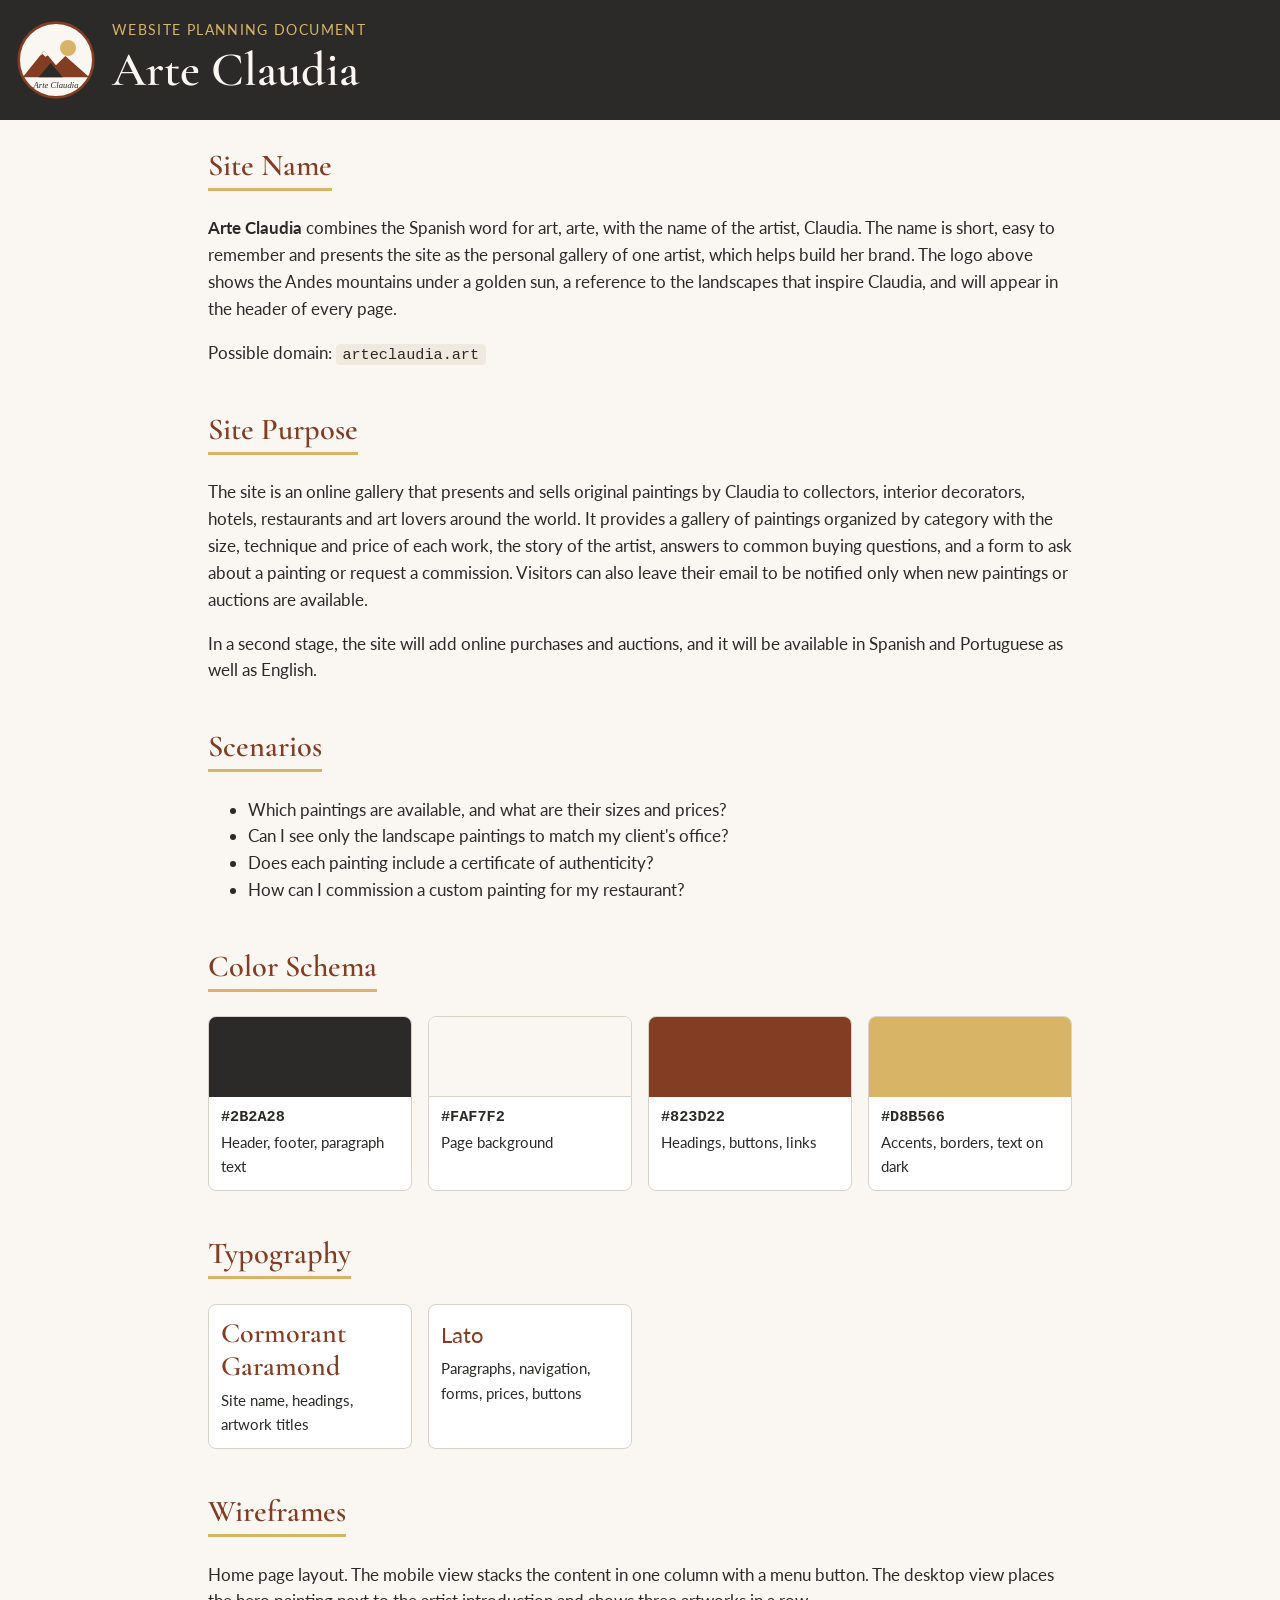
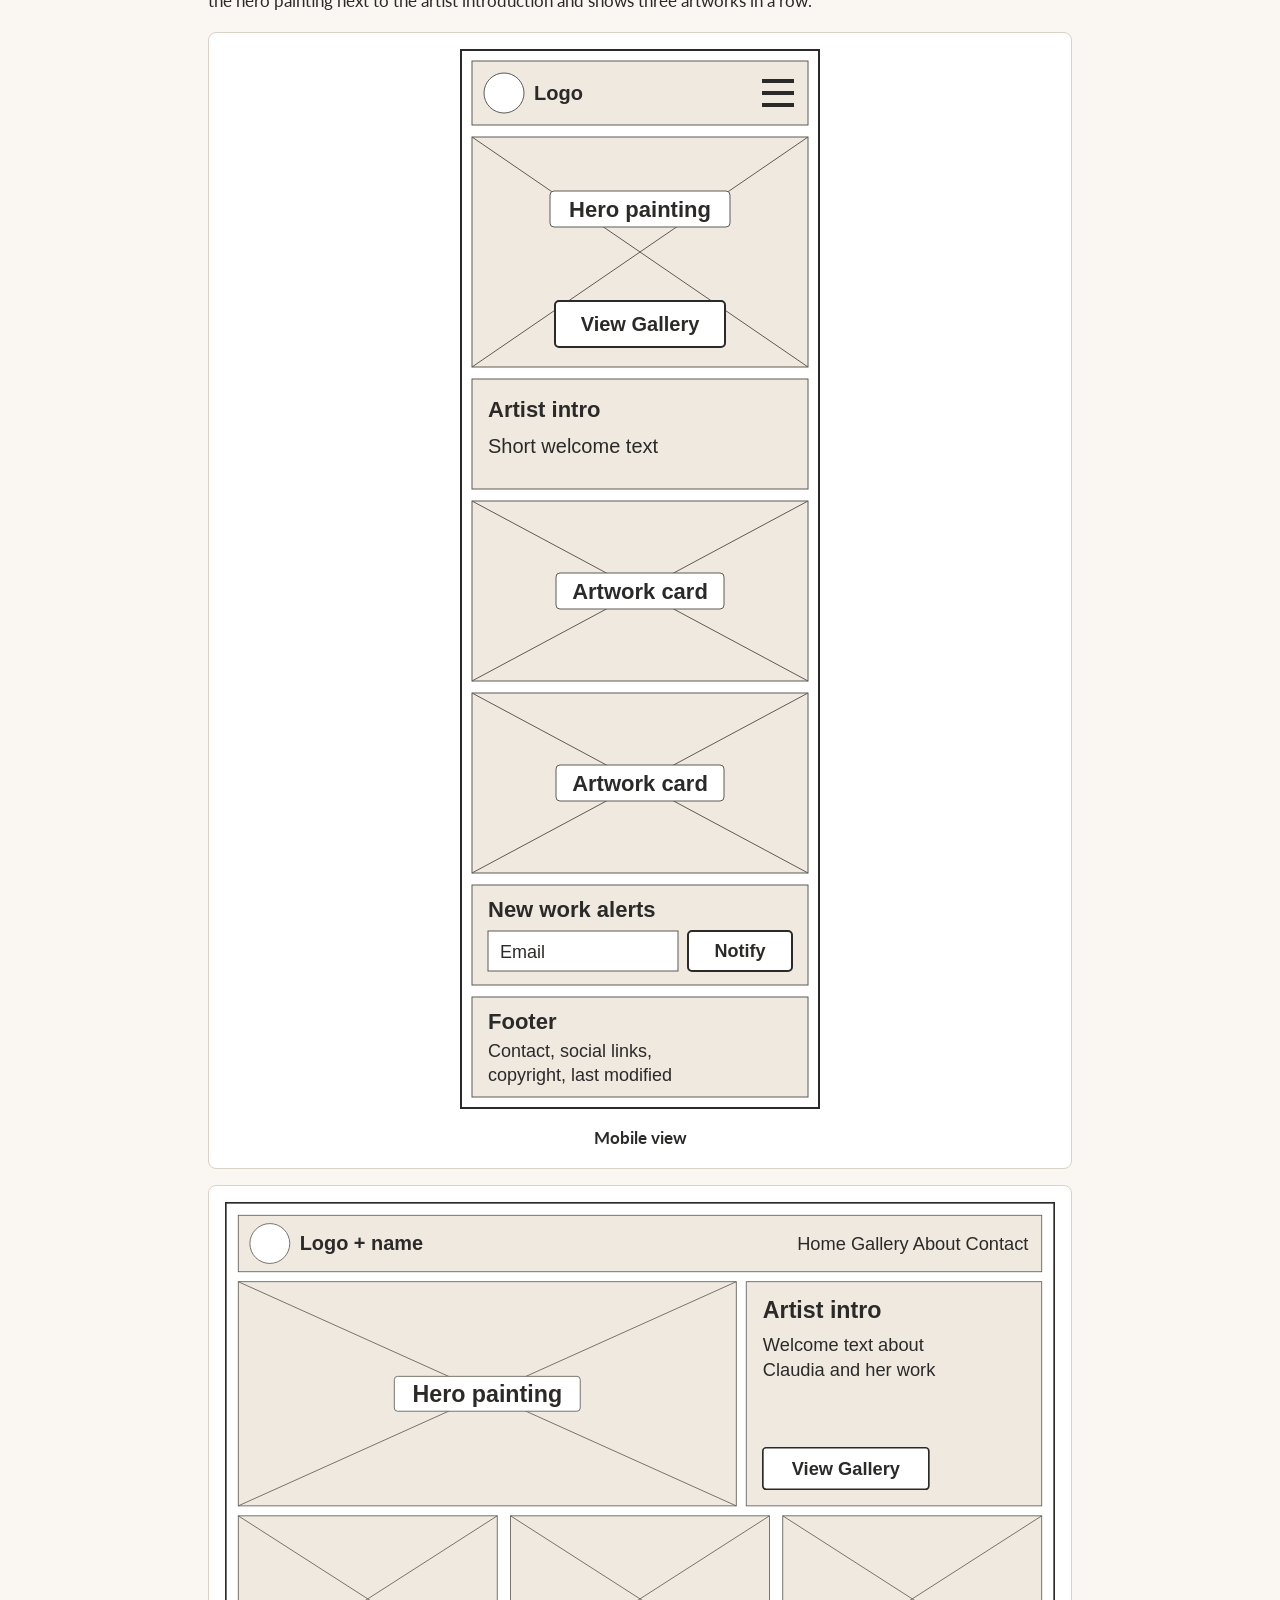
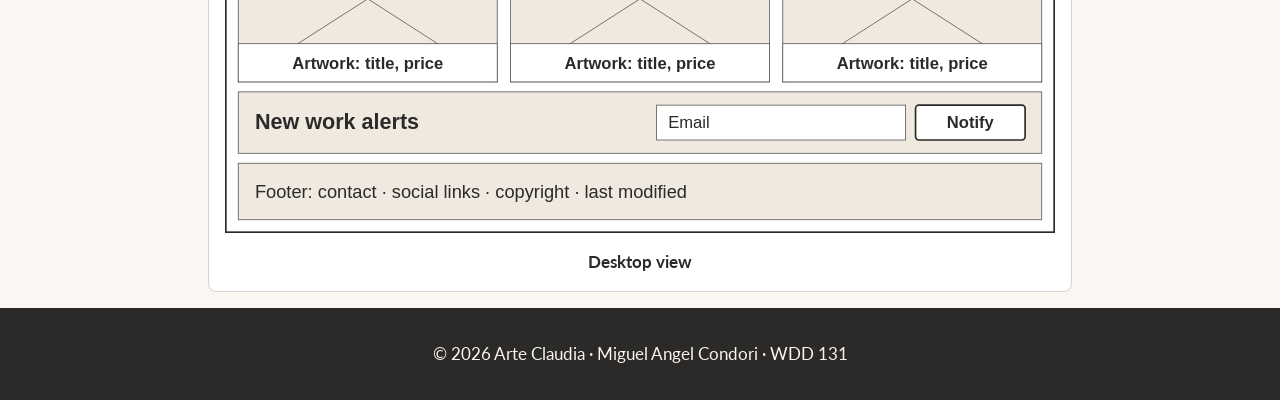
<file: project/siteplan.html>
<!DOCTYPE html>
<html lang="en">
<head>
  <meta charset="UTF-8">
  <meta name="viewport" content="width=device-width, initial-scale=1.0">
  <title>Arte Claudia | Site Plan</title>
  <meta name="description" content="Site plan for Arte Claudia, an online gallery of original paintings by Claudia: name, purpose, scenarios, color schema, typography and wireframes.">
  <meta name="author" content="Miguel Angel Condori">
  <link rel="icon" type="image/svg+xml" href="images/logo.svg">
  <link rel="preconnect" href="https://fonts.googleapis.com">
  <link rel="preconnect" href="https://fonts.gstatic.com" crossorigin>
  <link href="https://fonts.googleapis.com/css2?family=Cormorant+Garamond:ital,wght@0,600;1,600&amp;family=Lato:wght@400;700&amp;display=swap" rel="stylesheet">
  <link rel="stylesheet" href="styles/siteplan.css">
</head>
<body>
  <header>
    <img src="images/logo.svg" alt="Arte Claudia logo" width="80" height="80">
    <div>
      <p class="eyebrow">Website Planning Document</p>
      <h1>Arte Claudia</h1>
    </div>
  </header>

  <main>
    <section id="name">
      <h2>Site Name</h2>
      <p><strong>Arte Claudia</strong> combines the Spanish word for art, <span lang="es">arte</span>, with the name of the artist, Claudia. The name is short, easy to remember and presents the site as the personal gallery of one artist, which helps build her brand. The logo above shows the Andes mountains under a golden sun, a reference to the landscapes that inspire Claudia, and will appear in the header of every page.</p>
      <p>Possible domain: <code>arteclaudia.art</code></p>
    </section>

    <section id="purpose">
      <h2>Site Purpose</h2>
      <p>The site is an online gallery that presents and sells original paintings by Claudia to collectors, interior decorators, hotels, restaurants and art lovers around the world. It provides a gallery of paintings organized by category with the size, technique and price of each work, the story of the artist, answers to common buying questions, and a form to ask about a painting or request a commission. Visitors can also leave their email to be notified only when new paintings or auctions are available.</p>
      <p>In a second stage, the site will add online purchases and auctions, and it will be available in Spanish and Portuguese as well as English.</p>
    </section>

    <section id="scenarios">
      <h2>Scenarios</h2>
      <ul>
        <li>Which paintings are available, and what are their sizes and prices?</li>
        <li>Can I see only the landscape paintings to match my client's office?</li>
        <li>Does each painting include a certificate of authenticity?</li>
        <li>How can I commission a custom painting for my restaurant?</li>
      </ul>
    </section>

    <section id="colors">
      <h2>Color Schema</h2>
      <ul class="cards swatches">
        <li><span class="swatch swatch-charcoal"></span><code>#2B2A28</code> Header, footer, paragraph text</li>
        <li><span class="swatch swatch-gallery"></span><code>#FAF7F2</code> Page background</li>
        <li><span class="swatch swatch-terracotta"></span><code>#823D22</code> Headings, buttons, links</li>
        <li><span class="swatch swatch-gold"></span><code>#D8B566</code> Accents, borders, text on dark</li>
      </ul>
    </section>

    <section id="typography">
      <h2>Typography</h2>
      <ul class="cards">
        <li><span class="sample-heading">Cormorant Garamond</span> Site name, headings, artwork titles</li>
        <li><span class="sample-body">Lato</span> Paragraphs, navigation, forms, prices, buttons</li>
      </ul>
    </section>

    <section id="wireframes">
      <h2>Wireframes</h2>
      <p>Home page layout. The mobile view stacks the content in one column with a menu button. The desktop view places the hero painting next to the artist introduction and shows three artworks in a row.</p>
      <div class="wireframes">
        <figure>
          <img src="images/wireframe-mobile.svg" alt="Mobile wireframe: header with logo and menu button, hero painting with View Gallery button, artist introduction, two stacked artwork cards, new work alerts form and footer." width="360" height="1060" loading="lazy">
          <figcaption>Mobile view</figcaption>
        </figure>
        <figure>
          <img src="images/wireframe-desktop.svg" alt="Desktop wireframe: header with logo and navigation links, hero painting beside the artist introduction, three artwork cards in a row, new work alerts form and footer." width="1000" height="760" loading="lazy">
          <figcaption>Desktop view</figcaption>
        </figure>
      </div>
    </section>
  </main>

  <footer>
    <p>&copy; 2026 Arte Claudia · Miguel Angel Condori · WDD 131</p>
  </footer>
</body>
</html>
</file>
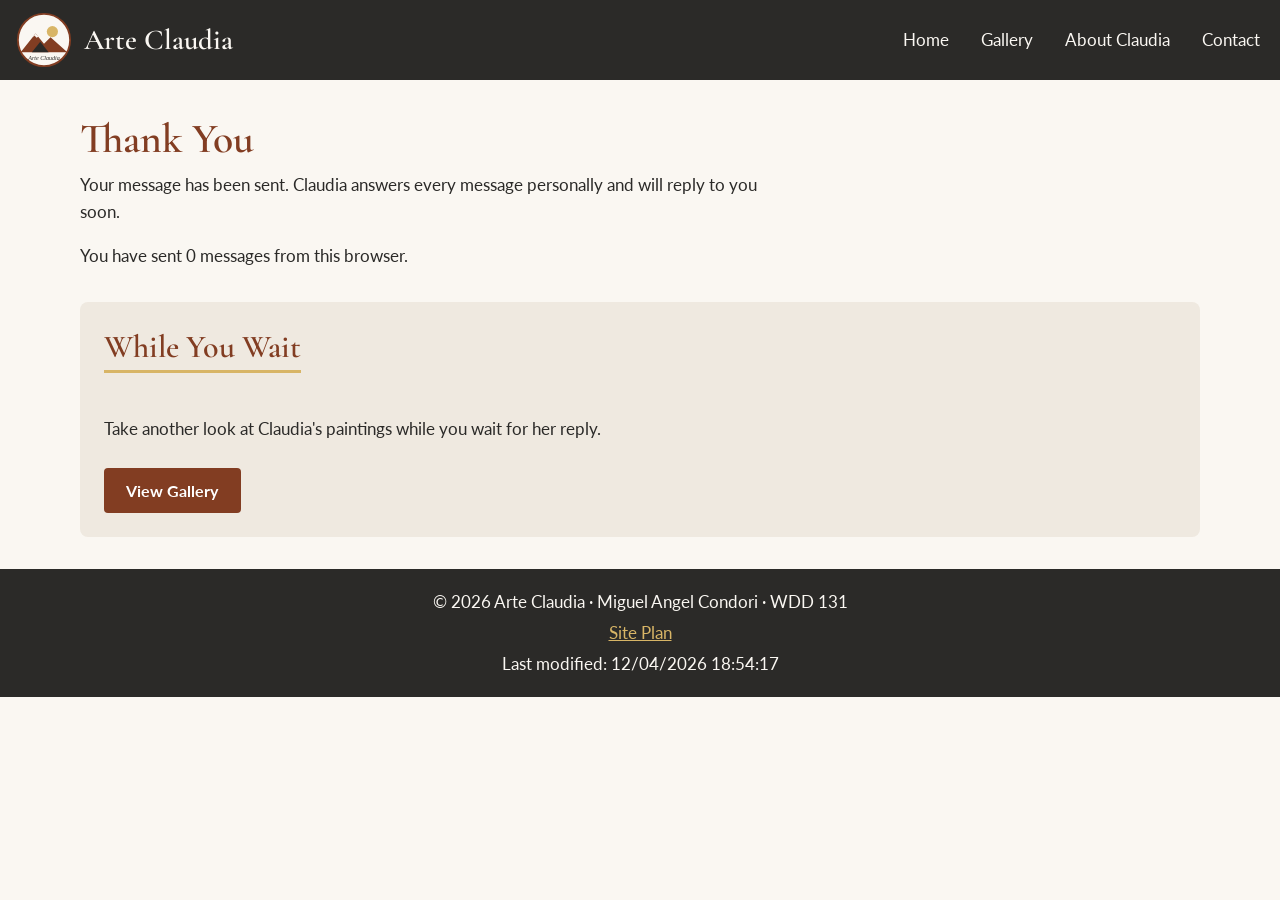
<file: project/thankyou.html>
<!DOCTYPE html>
<html lang="en">
<head>
  <meta charset="UTF-8">
  <meta name="viewport" content="width=device-width, initial-scale=1.0">
  <title>Arte Claudia | Message Sent</title>
  <meta name="description" content="Thank you for contacting Claudia. Your message about an original painting or a custom commission has been sent.">
  <meta name="author" content="Miguel Angel Condori">
  <link rel="icon" type="image/svg+xml" href="images/logo.svg">
  <link rel="preconnect" href="https://fonts.googleapis.com">
  <link rel="preconnect" href="https://fonts.gstatic.com" crossorigin>
  <link href="https://fonts.googleapis.com/css2?family=Cormorant+Garamond:ital,wght@0,600;1,600&amp;family=Lato:wght@400;700&amp;display=swap" rel="stylesheet">
  <link rel="stylesheet" href="styles/styles.css">
  <script src="scripts/main.js" defer></script>
  <script src="scripts/thankyou.js" defer></script>
</head>
<body>
  <header class="site-header">
    <a class="brand" href="index.html">
      <img src="images/logo.svg" alt="" width="56" height="56">
      <span>Arte Claudia</span>
    </a>
    <button id="menu-button" class="menu-button" type="button" aria-expanded="false" aria-controls="main-nav" aria-label="Menu">&#9776;</button>
    <nav id="main-nav" class="main-nav" aria-label="Main">
      <ul>
        <li><a href="index.html">Home</a></li>
        <li><a href="gallery.html">Gallery</a></li>
        <li><a href="about.html">About Claudia</a></li>
        <li><a href="contact.html">Contact</a></li>
      </ul>
    </nav>
  </header>

  <main>
    <section class="page-intro">
      <h1>Thank You</h1>
      <p>Your message has been sent. Claudia answers every message personally and will reply to you soon.</p>
      <p id="message-count"></p>
    </section>

    <section class="notify">
      <h2>While You Wait</h2>
      <p>Take another look at Claudia's paintings while you wait for her reply.</p>
      <a class="button" href="gallery.html">View Gallery</a>
    </section>
  </main>

  <footer class="site-footer">
    <p>&copy; <span id="copyright-year">2026</span> Arte Claudia · Miguel Angel Condori · WDD 131</p>
    <p><a href="siteplan.html">Site Plan</a></p>
    <p id="last-modified"></p>
  </footer>
</body>
</html>
</file>
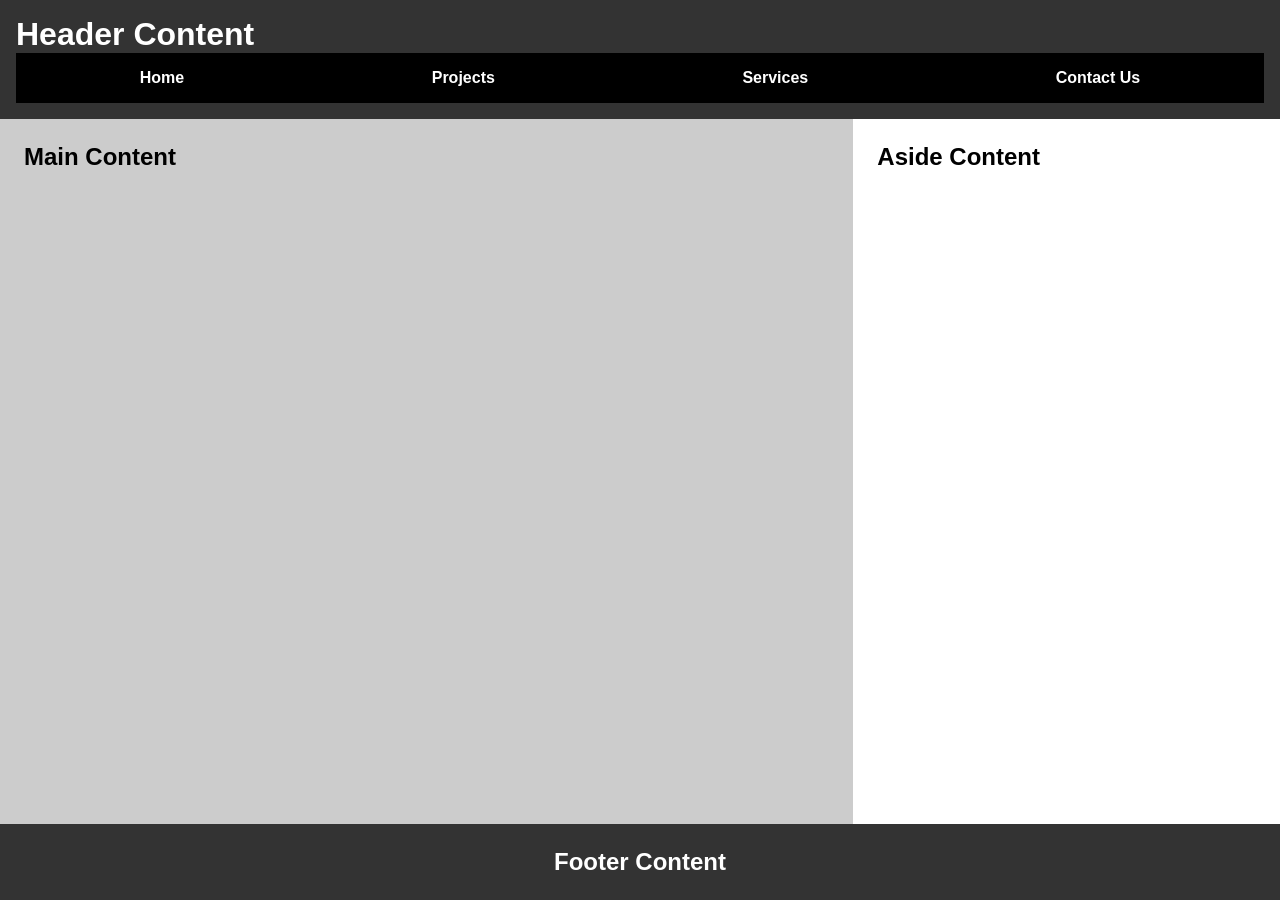
<file: week01/basic-layout.html>
<!DOCTYPE html>
<html lang="en">
<head>
  <meta charset="UTF-8">
  <meta name="viewport" content="width=device-width, initial-scale=1.0">
  <title>Miguel – WDD 131 Week 01</title>
  <link rel="stylesheet" href="styles/layout.css">
</head>

<body>
  <header>
    <h1>Header Content</h1>
    <nav>
      <ul>
        <li><a href="#">Home</a></li>
        <li><a href="#">Projects</a></li>
        <li><a href="#">Services</a></li>
        <li><a href="#">Contact Us</a></li>
      </ul>
    </nav>
  </header>

  <main>
    <section class="main-content">
      <h2>Main Content</h2>
    </section>
    <aside class="aside-content">
      <h2>Aside Content</h2>
    </aside>
  </main>

  <footer>
    <h2>Footer Content</h2>
  </footer>
</body>
</html>
</file>
<file: styles/base.css>
/* ------------------------------
   GLOBAL STYLES
------------------------------ */
:root {
  --primary: #1e3a8a;      /* dark blue */
  --secondary: #f1f5f9;    /* light gray */
  --accent: #2563eb;       /* light blue */
  --text: #1f2937;         /* dark gray */
  --white: #ffffff;
  --border: #cccccc;
}

body {
  font-family: 'Inter', sans-serif;
  margin: 0;
  background-color: var(--secondary);
  color: var(--text);
}

/* ------------------------------
   HEADER
------------------------------ */
header {
  background-color: var(--primary);
  color: var(--white);
  padding: 0;
  text-align: center;
}

#course-title {
  display: block; 
  font-size: 1.6rem;
  font-weight: 600;
  margin-bottom: 0.5rem;
  padding: 1rem;
}

/* NAVIGATION */
nav {
  background-color: #333;
}

nav ul {
  list-style: none;
  padding: 0;
  margin: 0;
  display: flex;               
  justify-content: space-around;     
  gap: 1.5rem;
  flex-wrap: wrap;                
}

nav a {
  color: var(--white);
  text-decoration: none;
  font-weight: 600;
  padding: 0.6rem 0.8rem;
  display: inline-block;
  border-radius: 4px;
  transition: background-color 0.3s ease, color 0.3s ease;
  white-space: nowrap;
}

nav a:hover {
  background-color: var(--white);
  color: var(--primary);
}

/* ------------------------------
   MAIN LAYOUT
------------------------------ */
/* GRID for de cards */
main {
  max-width: 1100px; 
  margin: 2rem auto;
  padding: 1rem;
  display: grid;
  grid-template-columns: 2fr 1fr;
  gap: 2rem;
}

main h1 {
  grid-column: 1 / -1;   
  text-align: center;
}

.card {
  background-color: var(--white);
  padding: 1.5rem;
  border-radius: 8px;
  box-shadow: 0 2px 6px rgba(0,0,0,0.1);
  overflow: hidden;
  border: 1px solid #ccc;
}

.card h2 {
  background-color: var(--primary);
  color: var(--white);
  text-align: center;
  margin: -1.5rem -1.5rem 1rem;
  padding: 0.75rem;
}

.card img {
  width: 150px;
  border-radius: 6px;
  margin-bottom: 1rem;
  height: auto;
  float: right;
  margin-left: 1rem;
}
/* Flag + text */
.location {
  display: flex;
  gap: 1rem;
  align-items: flex-start;
}

.location figure {
  margin: 0;
  flex: 0 0 175px;
  text-align: center;
}

.location figure img {
  width: 100%;
  border: 1px solid var(--border);
  float: none;
  margin-left: 0;
}

.location figcaption {
  font-style: italic;
  font-size: 0.85rem;
}

.location p {
  margin: 0;
}
.resources {
  display: flex;
  flex-direction: column;
}

.resources ul {
  margin: auto 0;
}

.resources li {
  margin-bottom: 0.75rem;
}
/* Responsive design */
@media (max-width: 700px) {
  main {
    grid-template-columns: minmax(0, 1fr);
  }

  .location {
    flex-direction: column;
  }

  .location figure {
    flex-basis: auto;
  }

  nav ul {
    gap: 0.25rem;
    justify-content: center;
  }

  #course-title {
    font-size: 1.2rem;
  }
}

/* ------------------------------
   FOOTER
------------------------------ */
footer {
  text-align: center;
  padding: 1rem;
  background-color: var(--primary);
  color: var(--white);
  margin-top: 2rem;
}

footer p {
  margin: 0.3rem 0;
}
</file>
<file: project/styles/styles.css>
/* Arte Claudia: shared styles for every page (mobile first) */

:root {
  --gallery-white: #FAF7F2;
  --charcoal: #2B2A28;
  --terracotta: #823D22;
  --gold: #D8B566;
  --border: #D9D2C7;
  --heading-font: "Cormorant Garamond", Georgia, serif;
  --body-font: "Lato", Arial, sans-serif;
}

html {
  overflow-y: scroll;
}

* {
  box-sizing: border-box;
}

body {
  margin: 0;
  background-color: var(--gallery-white);
  color: var(--charcoal);
  font-family: var(--body-font);
  font-size: 1.05rem;
  line-height: 1.6;
}

h1,
h2,
h3,
.brand {
  font-family: var(--heading-font);
  font-weight: 600;
  line-height: 1.2;
}

h1,
h2 {
  color: var(--terracotta);
}

h2 {
  display: inline-block;
  padding-bottom: 0.2rem;
  border-bottom: 3px solid var(--gold);
  font-size: 2rem;
}

img {
  display: block;
  max-width: 100%;
  height: auto;
}

a {
  color: var(--terracotta);
}

:focus-visible {
  outline: 3px solid var(--gold);
  outline-offset: 2px;
}

/* Header and navigation */
.site-header {
  display: flex;
  flex-wrap: wrap;
  align-items: center;
  justify-content: space-between;
  padding: 0.75rem 1rem;
  background-color: var(--charcoal);
}

.brand {
  display: flex;
  align-items: center;
  gap: 0.75rem;
  color: var(--gallery-white);
  font-size: 1.8rem;
  text-decoration: none;
}

.menu-button {
  padding: 0.25rem 0.75rem;
  border: 1px solid var(--gold);
  border-radius: 4px;
  background: none;
  color: var(--gallery-white);
  font-size: 1.5rem;
  cursor: pointer;
}

.main-nav {
  display: none;
  width: 100%;
}

.main-nav.open {
  display: block;
}

.main-nav ul {
  margin: 0;
  padding: 0;
  list-style: none;
}

.main-nav a {
  display: block;
  padding: 0.6rem 0.25rem;
  color: var(--gallery-white);
  text-decoration: none;
}

.main-nav a:hover,
.main-nav a[aria-current="page"] {
  color: var(--gold);
}

/* Main content */
main {
  max-width: 72rem;
  margin: 0 auto;
  padding: 0 1rem 2rem;
}

.hero {
  display: grid;
  gap: 1rem;
  margin-top: 1rem;
}

.hero h1 {
  margin: 0;
  font-size: 2.3rem;
}

.button {
  display: inline-block;
  padding: 0.6rem 1.4rem;
  border: none;
  border-radius: 4px;
  background-color: var(--terracotta);
  color: #FFFFFF;
  font-family: var(--body-font);
  font-size: 1rem;
  font-weight: 700;
  text-decoration: none;
  cursor: pointer;
}

.button:hover {
  background-color: var(--charcoal);
}

.card-grid {
  display: grid;
  grid-template-columns: repeat(auto-fit, minmax(16rem, 1fr));
  gap: 1.5rem;
}

.card {
  overflow: hidden;
  border: 1px solid var(--border);
  border-radius: 8px;
  background-color: #FFFFFF;
}

/* Paintings have mixed orientations: show each one whole inside a square frame */
.card img {
  width: 100%;
  aspect-ratio: 1;
  padding: 0.75rem;
  background-color: #EFE9E0;
  object-fit: contain;
}

/* The results message is filled by JavaScript: keep room for one line */
#results-message {
  min-height: 1.6em;
}

/* The cards are added by JavaScript: reserve space so the content below does not jump */
.card-grid:empty {
  min-height: 100vh;
}

.card-body {
  padding: 0.75rem 1rem 1rem;
}

.card h3,
.card p {
  margin: 0;
}

.price {
  color: var(--terracotta);
  font-weight: 700;
}

.sold {
  font-style: italic;
  font-weight: 700;
}

/* New work alerts form */
.notify {
  margin-top: 2rem;
  padding: 0 1.5rem 1.5rem;
  border-radius: 8px;
  background-color: #EFE9E0;
}

.notify label {
  display: block;
  font-weight: 700;
}

.form-row {
  display: flex;
  flex-wrap: wrap;
  gap: 0.5rem;
}

.form-row input {
  flex: 1 1 14rem;
  padding: 0.6rem;
  border: 1px solid var(--charcoal);
  border-radius: 4px;
  font-size: 1rem;
}

/* Gallery page */
.page-intro h1 {
  margin-bottom: 0.5rem;
  font-size: 2.6rem;
}

.page-intro p {
  max-width: 45rem;
  margin-top: 0;
}

.gallery-controls {
  display: flex;
  flex-wrap: wrap;
  align-items: center;
  justify-content: space-between;
  gap: 1rem;
}

.filters {
  display: flex;
  flex-wrap: wrap;
  gap: 0.5rem;
}

.filter-button {
  padding: 0.4rem 1rem;
  border: 1px solid var(--terracotta);
  border-radius: 999px;
  background-color: #FFFFFF;
  color: var(--terracotta);
  font-family: var(--body-font);
  font-size: 0.95rem;
  font-weight: 700;
  cursor: pointer;
}

.filter-button:hover,
.filter-button[aria-pressed="true"] {
  background-color: var(--terracotta);
  color: #FFFFFF;
}

.sort label {
  margin-right: 0.5rem;
  font-weight: 700;
}

.sort select {
  padding: 0.4rem;
  border: 1px solid var(--charcoal);
  border-radius: 4px;
  font-family: var(--body-font);
  font-size: 1rem;
}

.notify .button {
  margin-top: 0.5rem;
}

/* About page */
.about {
  display: grid;
  gap: 1.5rem;
}

.about-image {
  margin: 0;
}

.about-image img {
  border-radius: 8px;
}

.about-image figcaption {
  margin-top: 0.4rem;
  font-size: 0.95rem;
  font-style: italic;
}

.info-grid {
  display: grid;
  grid-template-columns: repeat(auto-fit, minmax(16rem, 1fr));
  gap: 1.5rem;
  margin: 0;
  padding: 0;
  list-style: none;
}

.info-grid li {
  padding: 0 1rem 1rem;
  border: 1px solid var(--border);
  border-top: 4px solid var(--gold);
  border-radius: 8px;
  background-color: #FFFFFF;
}

.faq details {
  margin-bottom: 0.75rem;
  padding: 0.75rem 1rem;
  border: 1px solid var(--border);
  border-radius: 8px;
  background-color: #FFFFFF;
}

.faq summary {
  font-weight: 700;
  cursor: pointer;
}

.faq details p {
  margin-bottom: 0;
}

/* Contact page */
.contact-layout {
  display: grid;
  gap: 2rem;
}

.contact-form {
  display: grid;
  gap: 0.4rem;
  max-width: 36rem;
}

.contact-form fieldset {
  margin: 0 0 0.75rem;
  border: 1px solid var(--border);
  border-radius: 8px;
}

.contact-form legend,
.contact-form > label,
#artwork-field label {
  font-weight: 700;
}

.contact-form .choice {
  display: block;
  padding: 0.2rem 0;
}

.contact-form input[type="text"],
.contact-form input[type="email"],
.contact-form select,
.contact-form textarea {
  width: 100%;
  margin-bottom: 0.75rem;
  padding: 0.6rem;
  border: 1px solid var(--charcoal);
  border-radius: 4px;
  font-family: var(--body-font);
  font-size: 1rem;
}

.contact-form .button {
  justify-self: start;
}

.contact-info {
  align-self: start;
  padding: 0 1.5rem 1.5rem;
  border-radius: 8px;
  background-color: #EFE9E0;
}

/* Footer */
.site-footer {
  padding: 1rem;
  background-color: var(--charcoal);
  color: var(--gallery-white);
  text-align: center;
}

.site-footer p {
  margin: 0.25rem 0;
}

.site-footer a {
  color: var(--gold);
}

/* Wider screens */
@media (min-width: 40em) {
  .menu-button {
    display: none;
  }

  .main-nav {
    display: block;
    width: auto;
  }

  .main-nav ul {
    display: flex;
    gap: 1.5rem;
  }
}

@media (min-width: 56em) {
  .hero {
    grid-template-columns: 3fr 2fr;
    align-items: center;
    gap: 2rem;
  }

  .hero h1 {
    font-size: 3rem;
  }

  .about {
    grid-template-columns: 2fr 3fr;
    align-items: start;
    margin-top: 1rem;
  }

  .contact-layout {
    grid-template-columns: 3fr 2fr;
  }
}
</file>
<file: styles/form.css>
:root {
    --primary-color: #1e3a5f;
    --accent-color: #0056b3;
    --accent-hover-color: #003d80;
    --background-color: #f4f6f8;
    --surface-color: #ffffff;
    --text-color: #222222;
    --border-color: #d0d7de;
    --shadow-color: #0000001a;
}

*,
*::before,
*::after {
    box-sizing: border-box;
}

body {
    margin: 0;
    min-height: 100vh;
    display: flex;
    flex-direction: column;
    font-family: Arial, Helvetica, sans-serif;
    background-color: var(--background-color);
    color: var(--text-color);
}

header,
footer {
    background-color: var(--primary-color);
    color: var(--surface-color);
    text-align: center;
    padding: 1rem;
}

footer p {
    margin: 0.25rem 0;
}

main {
    flex: 1;
    width: 100%;
    max-width: 600px;
    margin: 2rem auto;
    padding: 0 1rem;
}

form {
    background-color: var(--surface-color);
    padding: 1.5rem;
    border-radius: 8px;
    box-shadow: 0 2px 8px var(--shadow-color);
}

label {
    display: block;
    margin: 1rem 0 0.3rem;
    font-weight: 600;
}

input[type="text"],
input[type="date"],
select,
textarea {
    width: 100%;
    padding: 0.75rem;
    border: 1px solid var(--border-color);
    border-radius: 4px;
    font: inherit;
}

textarea {
    resize: vertical;
}

fieldset {
    margin: 1rem 0;
    border: 1px solid var(--border-color);
    border-radius: 4px;
    padding: 1rem;
}

legend {
    font-weight: bold;
}

/* Etiquetas dentro de fieldset (checkboxes): en línea */
fieldset label {
    display: inline-block;
    margin: 0.25rem 1rem 0.25rem 0.25rem;
    font-weight: normal;
    white-space: nowrap;
}

/* Calificación: radios en línea que no se parten */
.rating-options {
    display: flex;
    flex-wrap: wrap;
    gap: 0.5rem 1rem;
}

.rating-options label {
    display: flex;
    align-items: center;
    gap: 0.4rem;
    margin: 0;
    font-weight: normal;
    white-space: nowrap;
}

input[type="submit"] {
    background-color: var(--accent-color);
    color: var(--surface-color);
    border: none;
    padding: 0.8rem 1.5rem;
    border-radius: 4px;
    cursor: pointer;
    margin-top: 1.5rem;
    font: inherit;
}

input[type="submit"]:hover {
    background-color: var(--accent-hover-color);
}

:focus-visible {
    outline: 3px solid var(--accent-color);
    outline-offset: 2px;
}

@media screen and (min-width: 768px) {
    header h1 {
        font-size: 2.5rem;
    }

    form {
        padding: 2rem;
    }

    .rating-options {
        gap: 0.5rem 1.5rem;
    }
}
</file>
<file: styles/place.css>
:root {
  --sky: #74acdf;        /* blue sky of the Argentina flag */
  --sky-dark: #154a73;   /* bars and text with good contrast */
  --sun: #f6b40e;        /* Sun of May */
  --navy: #0b2545;
  --white: #ffffff;
  --bg: #f2f8fd;
  --white-glass: #ffffffe0;   /* white at 88% opacity */
}
* { box-sizing: border-box; }
body {
  margin: 0;
  font-family: Arial, Helvetica, sans-serif;
  color: var(--navy);
  background: var(--bg);
  line-height: 1.5;
}
header {
  background: var(--sky-dark);
  color: var(--white);
  text-align: center;
  padding: 1rem;
  border-bottom: 6px solid var(--sun);
}
header h1 { margin: 0; font-size: 2rem; }
main { max-width: 1100px; margin: 0 auto; padding: 1rem; }
section { margin-bottom: 1.5rem; }
.hero img { display: block; width: 100%; height: auto; border-radius: 6px; }

.data, .weather {
  background: var(--white);
  border: 2px solid var(--sky-dark);
  border-radius: 6px;
  padding: 1rem;
  text-align: center;
}
h2 { margin-top: 0; color: var(--sky-dark); }
dl {
  display: grid;
  grid-template-columns: auto auto;
  justify-content: center;
  gap: .4rem 1.5rem;
  margin: 0;
  text-align: left;
}
dt { font-weight: bold; text-align: right; }
dd { margin: 0; }
.weather-icon { display: block; margin: 0 auto .75rem; }

footer {
  background: var(--sky-dark);
  color: var(--white);
  text-align: center;
  padding: 1rem;
  font-size: .95rem;
  border-top: 6px solid var(--sky);
}
footer p { margin: .2rem 0; }

/* Wide View: image at full width with Data (left) and Weather (right) on top */
@media (min-width: 700px) {
  main { max-width: none; padding: 0; display: grid; }
  .hero, .data, .weather { grid-area: 1 / 1; margin: 0; }
  .hero img { border-radius: 0; min-height: 450px; object-fit: cover; }

  .data, .weather {
    background: var(--white-glass);
    border: none;
    border-radius: 0;
    padding: 0 0 1rem;
    text-align: left;
  }
  .data    { align-self: start; justify-self: start; margin: 2rem 0 0 1.5rem; width: 300px; }
  .weather { align-self: end;   justify-self: end;   margin: 0 1.5rem 2rem 0; width: 270px; }

  /* Title in color bar */
  .data h2, .weather h2 {
    background: var(--sky-dark);
    color: var(--white);
    margin: 1rem 0;
    padding: .6rem 1rem;
    font-size: 1.4rem;
  }
  .data dl, .weather dl { justify-content: start; padding: 0 1rem; }

  /* The SVG is hidden and the icon is placed as a pseudo-element after the title */
  .weather-icon { display: none; }
  .weather h2::after {
    content: "⛅";
    margin-left: 1.5rem;
    font-size: 1.6rem;
  }
}
</file>
<file: styles/temples.css>
/* ------------------------------
   GLOBAL STYLES
------------------------------ */
:root {
  --primary: #1e3a8a; /* dark blue */
  --secondary: #f1f5f9; /* light gray */
  --text: #1f2937; /* dark gray */
  --white: #ffffff;
  --link: #3f0d6b;
}

* {
  margin: 0;
  padding: 0;
  box-sizing: border-box;
}

body {
  font-family: 'Lato', Arial, sans-serif;
  color: var(--text);
  max-width: 960px;
  margin: 1rem auto;
  background-color: var(--secondary);
  padding: 0;
}

/* ------------------------------
   HEADER
------------------------------ */
header {
  background-color: var(--primary);
  color: var(--white);
  display: grid;
  grid-template-columns: 1fr auto;
  text-align: center;
  padding: 1rem 1.5rem;
  align-items: center;
}

header .site-title {
  font-size: 2rem;
  font-weight: 700;
}

#menu {
  background-color: var(--primary);
  border: none;
  color: var(--white);
  font-size: 2.2rem;
  line-height: 1;
  cursor: pointer;
  align-self: start;
}

/* -----------------------------
NAVIGATION 
------------------------------*/
nav {
  grid-column: 1 / 3;
  display: none;
  flex-direction: column;
}

nav.open {
  display: flex;
}

nav a {
  color: var(--white);
  text-decoration: none;
  font-size: 1.1rem;
  padding: 0.6rem 0;
}

nav a:hover,
nav a.active {
  text-decoration: underline;
}

/* -------------
MAIN
 ------------ */
main {
  padding: 0 1rem;
}

main h1 {
  text-align: center;
  margin: 1.5rem 0 1rem;
  font-size: 1.5rem;
}

.gallery {
  display: grid;
  grid-template-columns: 1fr;
  gap: 2rem;
  justify-items: center;
}

figure {
  text-align: center;
}

figure img {
  width: 100%;
  max-width: 100%;
  height: auto;
  object-fit: cover;
  display: block;
}

figcaption {
  color: var(--link);
  font-size: 0.95rem;
  margin-top: 0.3rem;
}

/* ------------------------------
   FOOTER
------------------------------ */
footer {
  background-color: var(--primary);
  color: var(--white);
  text-align: center;
  padding: 1rem;
  margin-top: 2rem;
  font-size: 0.8rem;
}

footer p:last-child {
  font-size: 0.7rem;
}
</file>
<file: styles/temples-large.css>
@media screen and (min-width: 500px) and (max-width: 699px) {
  .gallery {
    grid-template-columns: repeat(2, 1fr);
  }
}

@media screen and (min-width: 700px) {
  body {
    margin: 1rem auto;
    padding: 0 1rem;
  }

  header .site-title {
    font-size: 1.5rem;
  }

  /* Hide the menu button on larger screens */
  #menu {
    display: none;
  }

  nav {
    grid-column: auto;
    display: flex;
    flex-direction: row;
    gap: 2rem;
  }

  nav a:hover,
  nav a.active {
    text-decoration: none;
    opacity: 0.8;
  }

  .gallery {
    grid-template-columns: repeat(3, 1fr);
    gap: 2rem 1rem;
  }

  figure img {
    max-width: 300px;
  }
}
</file>
<file: project/styles/siteplan.css>
:root {
  --gallery-white: #FAF7F2;
  --charcoal: #2B2A28;
  --terracotta: #823D22;
  --gold: #D8B566;
  --heading-font: "Cormorant Garamond", Georgia, serif;
  --body-font: "Lato", Arial, sans-serif;
}

* {
  box-sizing: border-box;
}

body {
  margin: 0;
  background-color: var(--gallery-white);
  color: var(--charcoal);
  font-family: var(--body-font);
  font-size: 1.05rem;
  line-height: 1.6;
}

h1,
h2,
.sample-heading {
  font-family: var(--heading-font);
  font-weight: 600;
  line-height: 1.2;
}

img {
  max-width: 100%;
  height: auto;
}

header {
  display: flex;
  align-items: center;
  gap: 1rem;
  padding: 1.25rem 1rem;
  background-color: var(--charcoal);
  color: var(--gallery-white);
}

.eyebrow {
  margin: 0;
  color: var(--gold);
  font-size: 0.85rem;
  letter-spacing: 0.1em;
  text-transform: uppercase;
}

h1 {
  margin: 0;
  font-size: 2.5rem;
}

main {
  max-width: 56rem;
  margin: 0 auto;
  padding: 0 1rem 1rem;
}

h2 {
  display: inline-block;
  margin: 1.75rem 0 0.5rem;
  padding-bottom: 0.2rem;
  border-bottom: 3px solid var(--gold);
  color: var(--terracotta);
  font-size: 1.9rem;
}

code {
  padding: 0.1rem 0.4rem;
  border-radius: 4px;
  background-color: #EFE9E0;
  font-size: 0.95rem;
}

.cards {
  display: grid;
  grid-template-columns: repeat(auto-fill, minmax(11rem, 1fr));
  gap: 1rem;
  padding: 0;
  list-style: none;
}

.cards li {
  overflow: hidden;
  padding: 0 0.75rem 0.75rem;
  border: 1px solid #D9D2C7;
  border-radius: 8px;
  background-color: #FFFFFF;
  font-size: 0.95rem;
}

.cards code {
  display: block;
  padding: 0;
  background-color: transparent;
  font-weight: 700;
}

.swatches li {
  padding-top: 0;
}

.swatch {
  display: block;
  height: 5rem;
  margin: 0 -0.75rem 0.5rem;
}

.swatch-gallery {
  border-bottom: 1px solid #D9D2C7;
  background-color: var(--gallery-white);
}

.swatch-charcoal {
  background-color: var(--charcoal);
}

.swatch-terracotta {
  background-color: var(--terracotta);
}

.swatch-gold {
  background-color: var(--gold);
}

.sample-heading,
.sample-body {
  display: block;
  margin: 0.75rem 0 0.25rem;
  color: var(--terracotta);
  font-size: 1.75rem;
}

.sample-body {
  font-family: var(--body-font);
  font-size: 1.4rem;
}

.wireframes {
  display: grid;
  gap: 1rem;
}

figure {
  margin: 0;
  padding: 1rem;
  border: 1px solid #D9D2C7;
  border-radius: 8px;
  background-color: #FFFFFF;
  text-align: center;
}

figcaption {
  margin-top: 0.5rem;
  font-weight: 700;
}

footer {
  padding: 1rem;
  background-color: var(--charcoal);
  color: var(--gallery-white);
  text-align: center;
}

@media (min-width: 56em) {
  h1 {
    font-size: 3rem;
  }
}
</file>
<file: week01/styles/layout.css>
/* Reset básico */
* {
  margin: 0;
  padding: 0;
  box-sizing: border-box;
}

/* Grid general del body */
body {
  display: grid;
  grid-template-rows: auto 1fr auto;
  min-height: 100vh;
  font-family: Arial, sans-serif;
}

/* Header */
header {
  background-color: #333;
  color: white;
  padding: 1rem;
}

/* Nav con Flex */
nav ul {
  display: flex;
  justify-content: space-around;
  background-color: black;
  list-style: none;
  padding: 1rem 0;
}

nav a {
  color: white;
  text-decoration: none;
  font-weight: bold;
}

/* Main con dos columnas */
main {
  display: grid;
  grid-template-columns: 2fr 1fr;
  background-color: white;
}

/* Main content */
.main-content {
  background-color: #ccc;
  padding: 1.5rem;
}

/* Aside content */
.aside-content {
  background-color: white;
  padding: 1.5rem;
}

/* Footer */
footer {
  background-color: #333;
  color: white;
  text-align: center;
  padding: 1.5rem;
}
</file>
